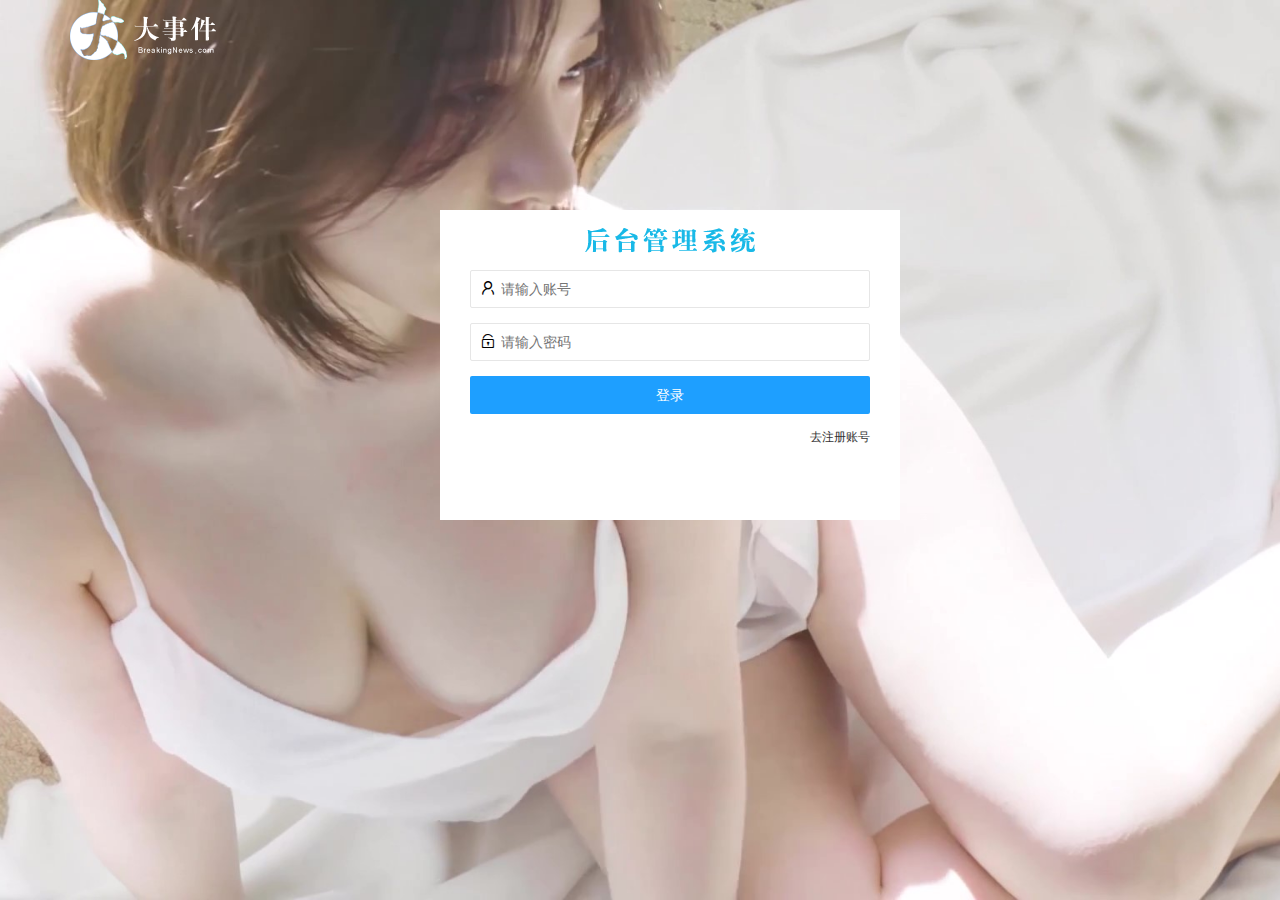
<file: login.html>
<!DOCTYPE html>
<html lang="en">

<head>
    <meta charset="UTF-8">
    <meta name="viewport" content="width=device-width, initial-scale=1.0">
    <title>登录</title>
    <link rel="stylesheet" href="/assets/lib/layui/css/layui.css">
    <link rel="stylesheet" href="/assets/css/login.css">

</head>

<body>
    <div class="layui-main">
        <!-- 页面log -->
        <div>
            <img src="/assets/images/logo.png" alt="">
        </div>
        <!-- 登录框 -->
        <div class="box">
            <div class="img"></div>
            <form class="layui-form" id="form-deng">
                <!-- 账号 -->
                <div class="layui-form-item aa">
                    <i class="layui-icon layui-icon-username zi"></i>
                    <input type="text" name="username" required lay-verify="required" placeholder="请输入账号"
                        autocomplete="off" class="layui-input ba" id="user_name">
                </div>
                <!-- 密码 -->
                <div class="layui-form-item aa">
                    <i class="layui-icon layui-icon-password zi"></i>
                    <input type="password" name="password" required lay-verify="required|pws" placeholder="请输入密码"
                        autocomplete="off" class="layui-input ba">
                </div>
                <!-- 登录 -->
                <div class="layui-form-item">
                    <button class="layui-btn  layui-btn-fluid layui-btn-normal " lay-submit>登录</button>
                </div>
                <!-- 注册账号 -->
                <div class="layui-form-item add">
                    <a href="javascript:;" id="link_reg">去注册账号</a>
                </div>
            </form>
        </div>
        <!-- 注册的表单 -->
        <div class="box-zhu box">
            <div class="img"></div>
            <form class="layui-form" id="form-zhu">
                <!-- 账号 -->
                <div class="layui-form-item aa">
                    <i class="layui-icon layui-icon-username zi"></i>
                    <input type="text" name="username" required lay-verify="required" placeholder="请输入账号"
                        autocomplete="off" class="layui-input ba">
                </div>
                <!-- 密码 -->
                <div class="layui-form-item aa">
                    <i class="layui-icon layui-icon-password zi"></i>
                    <input type="password" name="password" required lay-verify="required|pws" placeholder="请输入密码"
                        autocomplete="off" class="layui-input ba" id="pa">
                </div>
                <!-- 再次确认密码 -->
                <div class="layui-form-item aa">
                    <i class="layui-icon layui-icon-password zi"></i>
                    <input type="password" required lay-verify="required|pws|refals" placeholder="请再次输入密码"
                        autocomplete="off" class="layui-input ba">
                </div>
                <!--注册按钮 -->
                <div class="layui-form-item">
                    <button class="layui-btn  layui-btn-fluid layui-btn-normal " lay-submit>注册</button>
                </div>
                <!-- 注册账号 -->
                <div class="layui-form-item add">
                    <a href="javascript:;" id="link_age">去登录</a>
                </div>
            </form>
        </div>
    </div>
    <script src="/assets/lib/layui/layui.all.js"></script>
    <script src="/assets/lib/jquery.js"></script>
    <script src="/assets/js/baseAPI.js"></script>
    <script src="/assets/js/login.js"></script>

</body>

</html>
</file>
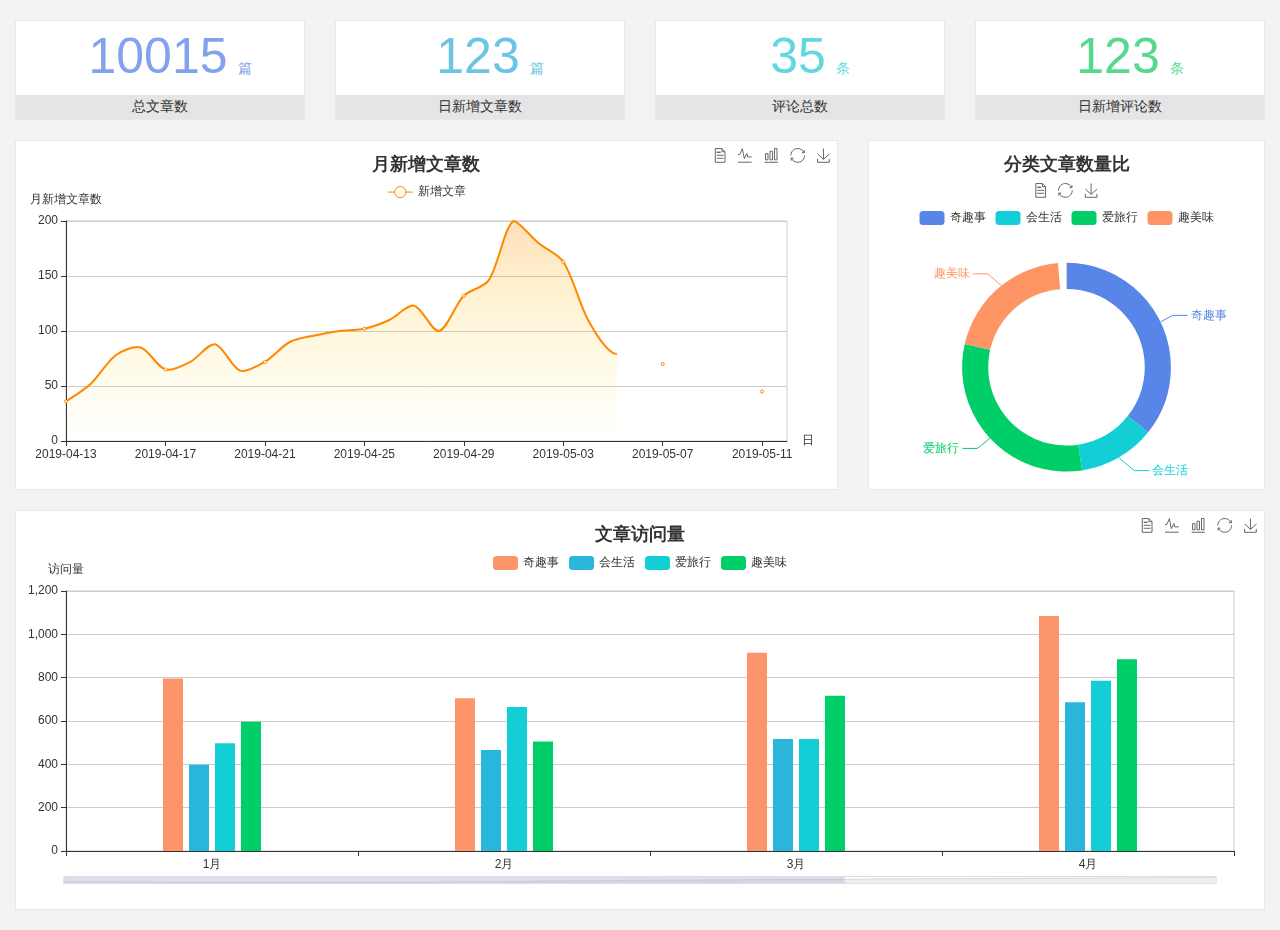
<file: home/dashboard.html>
<!DOCTYPE html>
<html lang="en">

<head>
  <meta charset="UTF-8">
  <meta name="viewport" content="width=device-width, initial-scale=1.0">
  <meta http-equiv="X-UA-Compatible" content="ie=edge">
  <title>图表统计</title>
  <link rel="stylesheet" href="../../assets/lib/bootstrap.css" />
  <link rel="stylesheet" href="../../assets/lib/main.css" />
  <script src="../../assets/lib/jquery.js"></script>
  <script type="text/javascript" src="../../assets/lib/echarts.min.js"></script>
</head>

<body>
  <div class="container-fluid">
    <div class="row spannel_list">
      <div class="col-sm-3 col-xs-6">
        <div class="spannel">
          <em>10015</em><span>篇</span>
          <b>总文章数</b>
        </div>
      </div>
      <div class="col-sm-3 col-xs-6">
        <div class="spannel scolor01">
          <em>123</em><span>篇</span>
          <b>日新增文章数</b>
        </div>
      </div>
      <div class="col-sm-3 col-xs-6">
        <div class="spannel scolor02">
          <em>35</em><span>条</span>
          <b>评论总数</b>
        </div>
      </div>
      <div class="col-sm-3 col-xs-6">
        <div class="spannel scolor03">
          <em>123</em><span>条</span>
          <b>日新增评论数</b>
        </div>
      </div>
    </div>
  </div>

  <div class="container-fluid">
    <div class="row curve-pie">
      <div class="col-lg-8 col-md-8">
        <div class="gragh_pannel" id="curve_show"></div>
      </div>
      <div class="col-lg-4 col-md-4">
        <div class="gragh_pannel" id="pie_show"></div>
      </div>
    </div>
  </div>

  <div class="container-fluid">
    <div class="column_pannel" id="column_show"></div>
  </div>

  <script>
    var oChart = echarts.init(document.getElementById('curve_show'));
    var aList_all = [
      { 'count': 36, 'date': '2019-04-13' },
      { 'count': 52, 'date': '2019-04-14' },
      { 'count': 78, 'date': '2019-04-15' },
      { 'count': 85, 'date': '2019-04-16' },
      { 'count': 65, 'date': '2019-04-17' },
      { 'count': 72, 'date': '2019-04-18' },
      { 'count': 88, 'date': '2019-04-19' },
      { 'count': 64, 'date': '2019-04-20' },
      { 'count': 72, 'date': '2019-04-21' },
      { 'count': 90, 'date': '2019-04-22' },
      { 'count': 96, 'date': '2019-04-23' },
      { 'count': 100, 'date': '2019-04-24' },
      { 'count': 102, 'date': '2019-04-25' },
      { 'count': 110, 'date': '2019-04-26' },
      { 'count': 123, 'date': '2019-04-27' },
      { 'count': 100, 'date': '2019-04-28' },
      { 'count': 132, 'date': '2019-04-29' },
      { 'count': 146, 'date': '2019-04-30' },
      { 'count': 200, 'date': '2019-05-01' },
      { 'count': 180, 'date': '2019-05-02' },
      { 'count': 163, 'date': '2019-05-03' },
      { 'count': 110, 'date': '2019-05-04' },
      { 'count': 80, 'date': '2019-05-05' },
      { 'count': 82, 'date': '2019-05-06' },
      { 'count': 70, 'date': '2019-05-07' },
      { 'count': 65, 'date': '2019-05-08' },
      { 'count': 54, 'date': '2019-05-09' },
      { 'count': 40, 'date': '2019-05-10' },
      { 'count': 45, 'date': '2019-05-11' },
      { 'count': 38, 'date': '2019-05-12' },
    ];

    let aCount = [];
    let aDate = [];

    for (var i = 0; i < aList_all.length; i++) {
      aCount.push(aList_all[i].count);
      aDate.push(aList_all[i].date);
    }

    var chartopt = {
      title: {
        text: '月新增文章数',
        left: 'center',
        top: '10'
      },
      tooltip: {
        trigger: 'axis'
      },
      legend: {
        data: ['新增文章'],
        top: '40'
      },
      toolbox: {
        show: true,
        feature: {
          mark: { show: true },
          dataView: { show: true, readOnly: false },
          magicType: { show: true, type: ['line', 'bar'] },
          restore: { show: true },
          saveAsImage: { show: true }
        }
      },
      calculable: true,
      xAxis: [
        {
          name: '日',
          type: 'category',
          boundaryGap: false,
          data: aDate
        }
      ],
      yAxis: [
        {
          name: '月新增文章数',
          type: 'value'
        }
      ],
      series: [
        {
          name: '新增文章',
          type: 'line',
          smooth: true,
          itemStyle: { normal: { areaStyle: { type: 'default' }, color: '#f80' }, lineStyle: { color: '#f80' } },
          data: aCount
        }],
      areaStyle: {
        normal: {
          color: new echarts.graphic.LinearGradient(0, 0, 0, 1, [{
            offset: 0,
            color: 'rgba(255,136,0,0.39)'
          }, {
            offset: .34,
            color: 'rgba(255,180,0,0.25)'
          }, {
            offset: 1,
            color: 'rgba(255,222,0,0.00)'
          }])

        }
      },
      grid: {
        show: true,
        x: 50,
        x2: 50,
        y: 80,
        height: 220
      }
    };

    oChart.setOption(chartopt);


    var oPie = echarts.init(document.getElementById('pie_show'));
    var oPieopt =
    {
      title: {
        top: 10,
        text: '分类文章数量比',
        x: 'center'
      },
      tooltip: {
        trigger: 'item',
        formatter: "{a} <br/>{b} : {c} ({d}%)"
      },
      color: ['#5885e8', '#13cfd5', '#00ce68', '#ff9565'],
      legend: {
        x: 'center',
        top: 65,
        data: ['奇趣事', '会生活', '爱旅行', '趣美味']
      },
      toolbox: {
        show: true,
        x: 'center',
        top: 35,
        feature: {
          mark: { show: true },
          dataView: { show: true, readOnly: false },
          magicType: {
            show: true,
            type: ['pie', 'funnel'],
            option: {
              funnel: {
                x: '25%',
                width: '50%',
                funnelAlign: 'left',
                max: 1548
              }
            }
          },
          restore: { show: true },
          saveAsImage: { show: true }
        }
      },
      calculable: true,
      series: [
        {
          name: '访问来源',
          type: 'pie',
          radius: ['45%', '60%'],
          center: ['50%', '65%'],
          data: [
            { value: 300, name: '奇趣事' },
            { value: 100, name: '会生活' },
            { value: 260, name: '爱旅行' },
            { value: 180, name: '趣美味' }
          ]
        }
      ]
    };
    oPie.setOption(oPieopt);



    var oColumn = this.echarts.init(document.getElementById('column_show'));
    var oColumnopt =
    {
      title: {
        text: '文章访问量',
        left: 'center',
        top: '10'
      },
      tooltip: {
        trigger: 'axis'
      },
      legend: {
        data: ['奇趣事', '会生活', '爱旅行', '趣美味'],
        top: '40'
      },
      toolbox: {
        show: true,
        feature: {
          mark: { show: true },
          dataView: { show: true, readOnly: false },
          magicType: { show: true, type: ['line', 'bar'] },
          restore: { show: true },
          saveAsImage: { show: true }
        }
      },
      calculable: true,
      xAxis: [
        {
          type: 'category',
          data: ['1月', '2月', '3月', '4月', '5月']
        }
      ],
      yAxis: [
        {
          name: '访问量',
          type: 'value'
        }
      ],
      series: [
        {
          name: '奇趣事',
          type: 'bar',
          barWidth: 20,
          itemStyle: {
            normal: { areaStyle: { type: 'default' }, color: '#fd956a' }
          },
          data: [800, 708, 920, 1090, 1200]
        },
        {
          name: '会生活',
          type: 'bar',
          barWidth: 20,
          itemStyle: {
            normal: { areaStyle: { type: 'default' }, color: '#2bb6db' }
          },
          data: [400, 468, 520, 690, 800]
        },
        {
          name: '爱旅行',
          type: 'bar',
          barWidth: 20,
          itemStyle: {
            normal: { areaStyle: { type: 'default' }, color: '#13cfd5' }
          },
          data: [500, 668, 520, 790, 900]
        },
        {
          name: '趣美味',
          type: 'bar',
          barWidth: 20,
          itemStyle: {
            normal: { areaStyle: { type: 'default' }, color: '#00ce68' }
          },
          data: [600, 508, 720, 890, 1000]
        }
      ],
      grid: {
        show: true,
        x: 50,
        x2: 30,
        y: 80,
        height: 260
      },
      dataZoom: [//给x轴设置滚动条
        {
          start: 0,//默认为0
          end: 100 - 1000 / 31,//默认为100
          type: 'slider',
          show: true,
          xAxisIndex: [0],
          handleSize: 0,//滑动条的 左右2个滑动条的大小
          height: 8,//组件高度
          left: 45, //左边的距离
          right: 50,//右边的距离
          bottom: 26,//右边的距离
          handleColor: '#ddd',//h滑动图标的颜色
          handleStyle: {
            borderColor: "#cacaca",
            borderWidth: "1",
            shadowBlur: 2,
            background: "#ddd",
            shadowColor: "#ddd",
          }
        }]
    };
    oColumn.setOption(oColumnopt);
  </script>
</body>

</html>
</file>
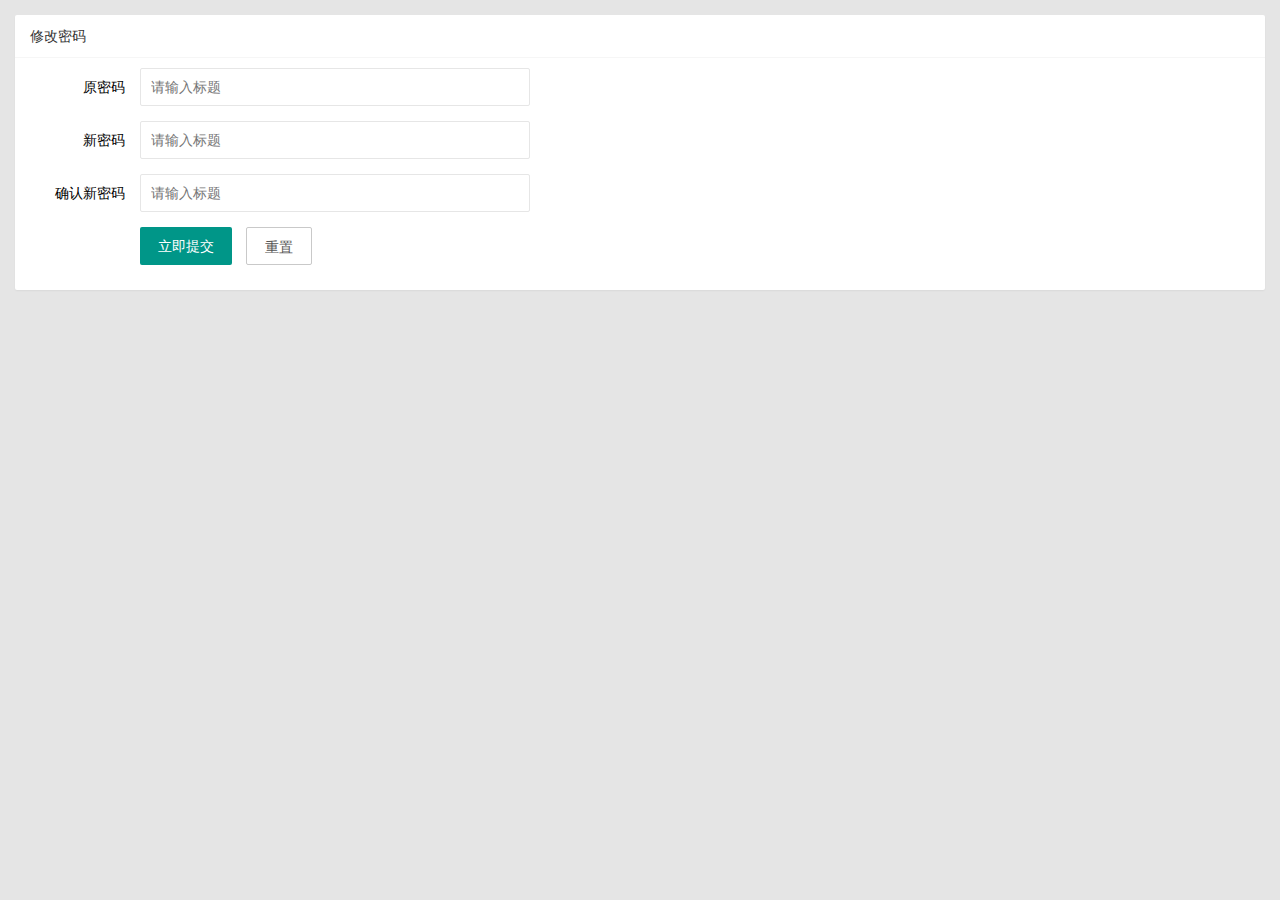
<file: uname/mima.html>
<!DOCTYPE html>
<html lang="en">

<head>
    <meta charset="UTF-8">
    <meta name="viewport" content="width=device-width, initial-scale=1.0">
    <title>Document</title>
    <link rel="stylesheet" href="/assets/lib/layui/css/layui.css">
    <link rel="stylesheet" href="/assets/css/uname/uname.css">
</head>

<body>
    <div class="layui-card">
        <div class="layui-card-header">修改密码</div>
        <div class="layui-card-body">
            <form class="layui-form">
                <div class="layui-form-item">
                    <label class="layui-form-label">原密码</label>
                    <div class="layui-input-block">
                        <input type="password" name="oldPwd" required lay-verify="required|pwd" placeholder="请输入标题"
                            autocomplete="off" class="layui-input">
                    </div>
                </div>
                <div class="layui-form-item">
                    <label class="layui-form-label">新密码</label>
                    <div class="layui-input-block">
                        <input type="password" name="newPwd" required lay-verify="required|pwd|yuan" placeholder="请输入标题"
                            autocomplete="off" class="layui-input">
                    </div>
                </div>
                <div class="layui-form-item">
                    <label class="layui-form-label">确认新密码</label>
                    <div class="layui-input-block">
                        <input type="password" required lay-verify="required|pwd|tong" placeholder="请输入标题"
                            autocomplete="off" class="layui-input">
                    </div>
                </div>
                <div class="layui-form-item">
                    <div class="layui-input-block">
                        <button class="layui-btn" lay-submit lay-filter="formDemo">立即提交</button>
                        <button type="reset" class="layui-btn layui-btn-primary">重置</button>
                    </div>
                </div>
            </form>
        </div>
    </div>
    <script src="/assets/lib/layui/layui.all.js"></script>
    <script src="/assets/lib/jquery.js"></script>
    <script src="/assets/js/baseAPI.js"></script>
    <script src="/assets/js/uname/mima.js"></script>
</body>

</html>
</file>
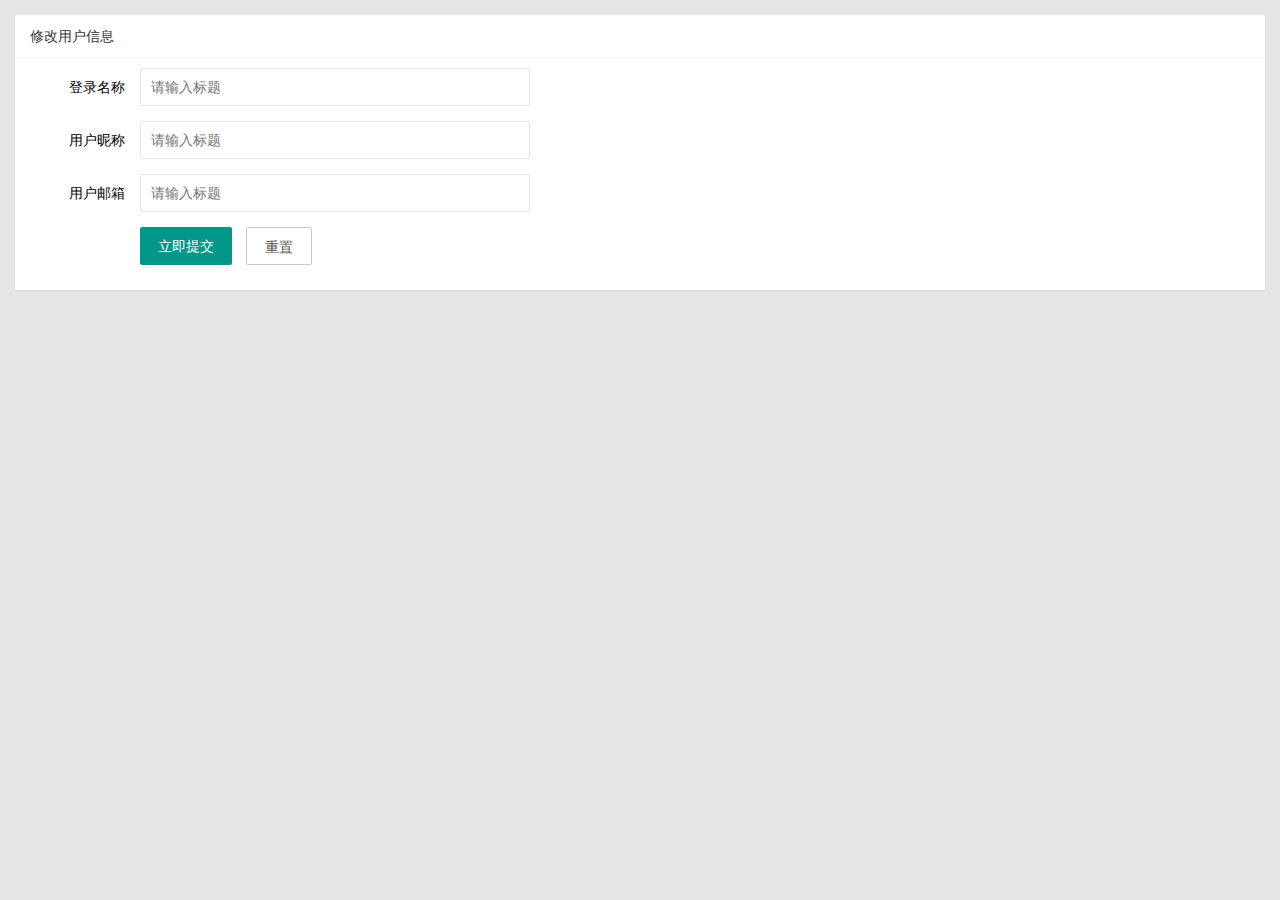
<file: uname/ziliao.html>
<!DOCTYPE html>
<html lang="en">

<head>
    <meta charset="UTF-8">
    <meta name="viewport" content="width=device-width, initial-scale=1.0">
    <title>Document</title>
    <link rel="stylesheet" href="/assets/lib/layui/css/layui.css">
    <link rel="stylesheet" href="/assets/css/uname/uname.css">
</head>

<body>
    <div class="layui-card">
        <div class="layui-card-header">修改用户信息</div>
        <div class="layui-card-body">
            <form class="layui-form" lay-filter='formUserInfo'>
                <input type="hidden" name="id" value="" />
                <div class="layui-form-item">
                    <label class="layui-form-label">登录名称</label>
                    <div class="layui-input-block">
                        <input type="text" name="username" required lay-verify="required" placeholder="请输入标题"
                            autocomplete="off" class="layui-input">
                    </div>
                </div>
                <div class="layui-form-item">
                    <label class="layui-form-label">用户昵称</label>
                    <div class="layui-input-block">
                        <input type="text" name="nickname" required lay-verify="required|nickname" placeholder="请输入标题"
                            autocomplete="off" class="layui-input">
                    </div>
                </div>
                <div class="layui-form-item">
                    <label class="layui-form-label">用户邮箱</label>
                    <div class="layui-input-block">
                        <input type="text" name="email" required lay-verify="required|email" placeholder="请输入标题"
                            autocomplete="off" class="layui-input">
                    </div>
                </div>
                <div class="layui-form-item">
                    <div class="layui-input-block">
                        <button class="layui-btn " lay-submit lay-filter="formDemo">立即提交</button>
                        <button type="reset" class="layui-btn layui-btn-primary" id="btnReset">重置</button>
                    </div>
                </div>
            </form>
        </div>
    </div>
    <script src="/assets/lib/layui/layui.all.js"></script>
    <script src="/assets/lib/jquery.js"></script>
    <script src="/assets/js/baseAPI.js"></script>
    <script src="/assets/js/uname/ziliao.js"></script>

</body>

</html>
</file>
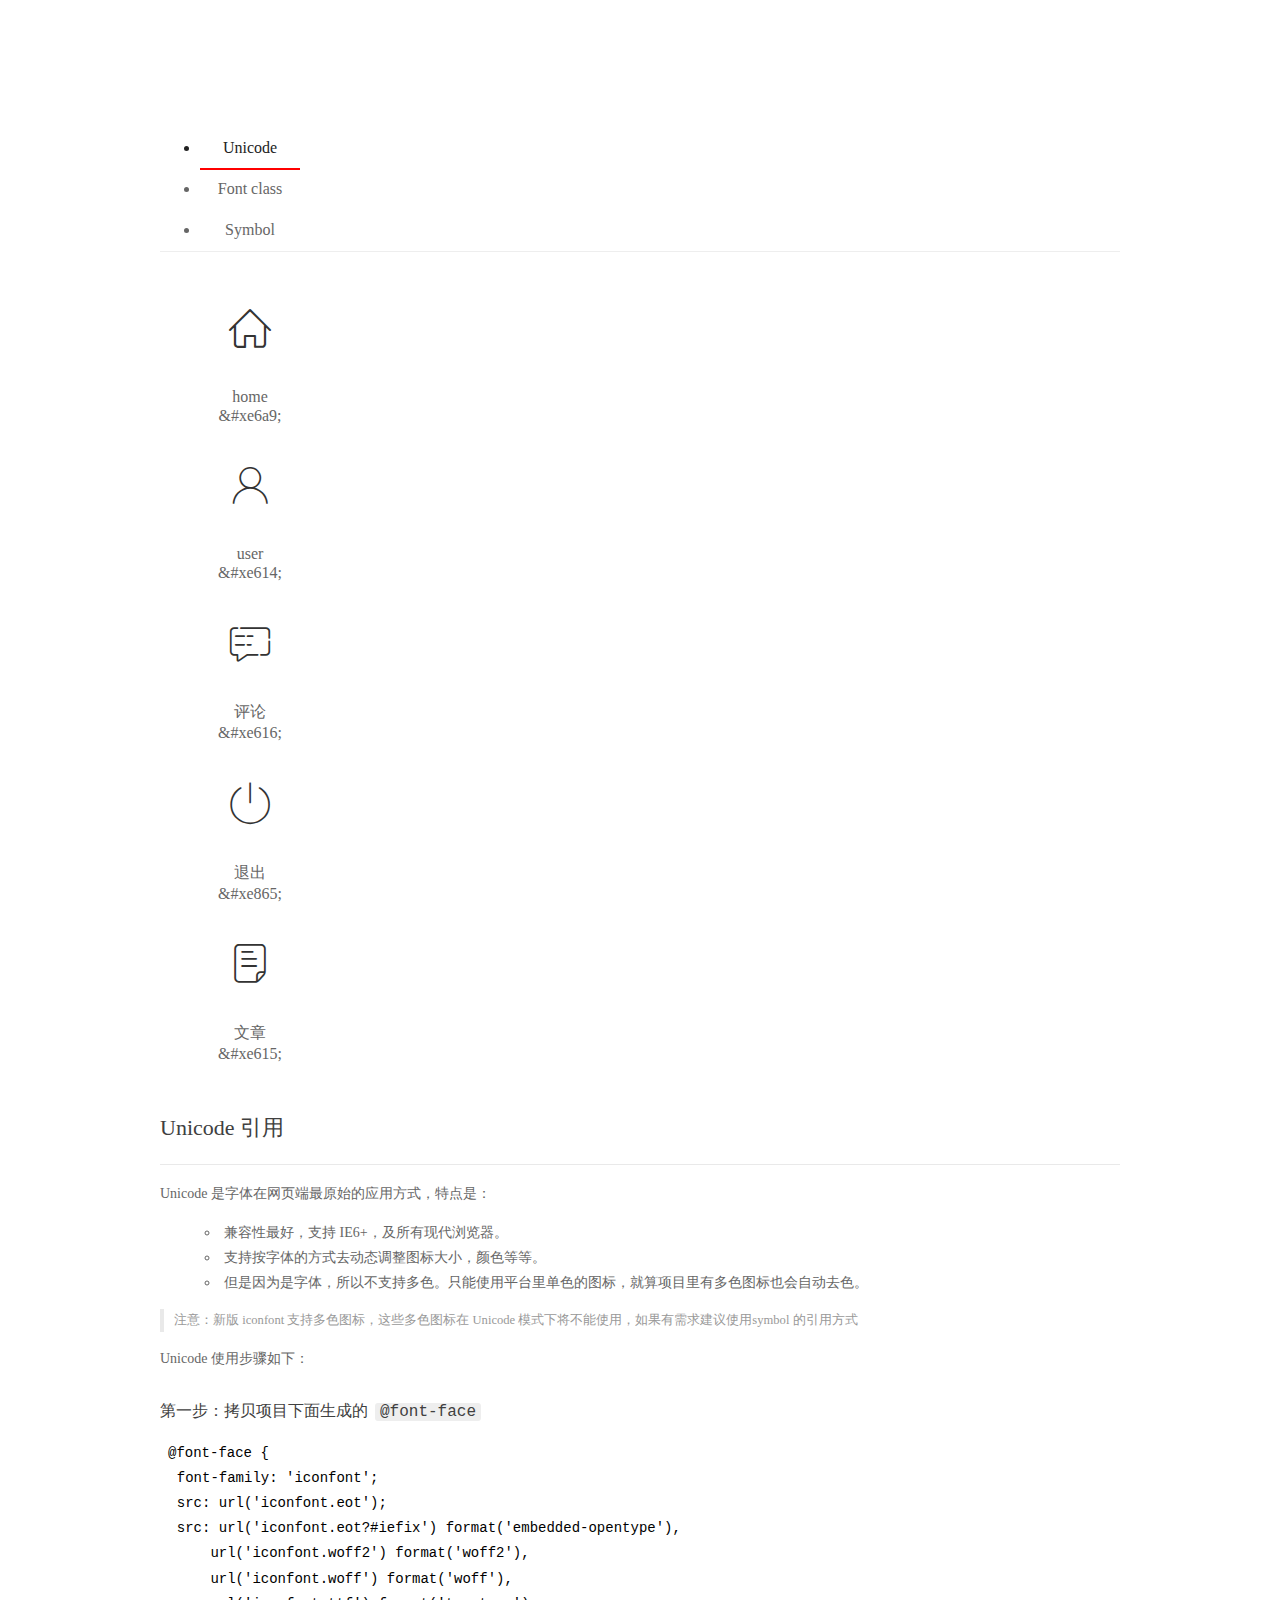
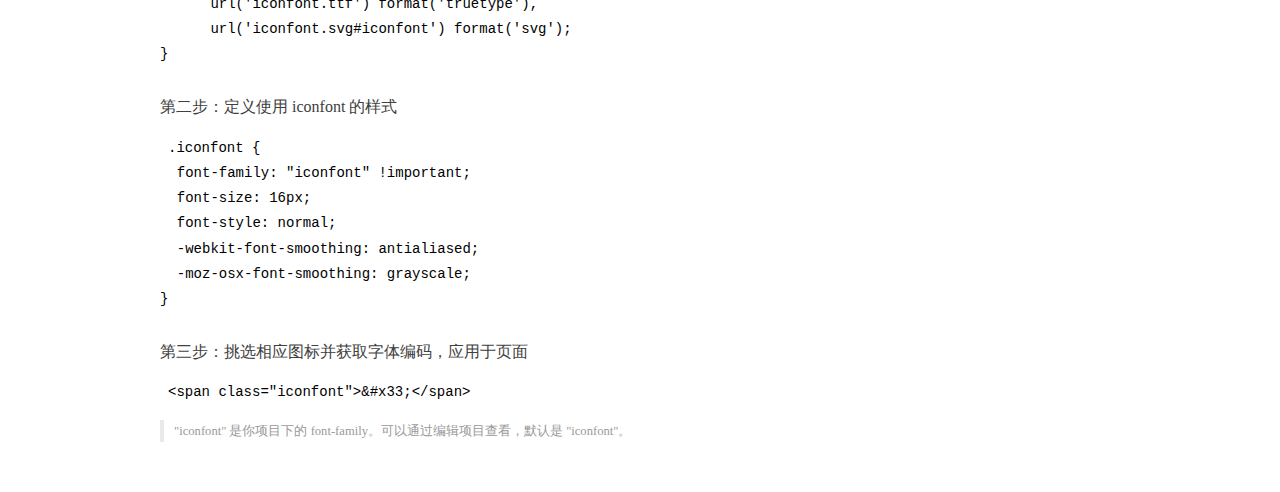
<file: assets/fonts/demo_index.html>
<!DOCTYPE html>
<html>
<head>
  <meta charset="utf-8"/>
  <title>IconFont Demo</title>
  <link rel="shortcut icon" href="https://gtms04.alicdn.com/tps/i4/TB1_oz6GVXXXXaFXpXXJDFnIXXX-64-64.ico" type="image/x-icon"/>
  <link rel="stylesheet" href="https://g.alicdn.com/thx/cube/1.3.2/cube.min.css">
  <link rel="stylesheet" href="demo.css">
  <link rel="stylesheet" href="iconfont.css">
  <script src="iconfont.js"></script>
  <!-- jQuery -->
  <script src="https://a1.alicdn.com/oss/uploads/2018/12/26/7bfddb60-08e8-11e9-9b04-53e73bb6408b.js"></script>
  <!-- 代码高亮 -->
  <script src="https://a1.alicdn.com/oss/uploads/2018/12/26/a3f714d0-08e6-11e9-8a15-ebf944d7534c.js"></script>
</head>
<body>
  <div class="main">
    <h1 class="logo"><a href="https://www.iconfont.cn/" title="iconfont 首页" target="_blank">&#xe86b;</a></h1>
    <div class="nav-tabs">
      <ul id="tabs" class="dib-box">
        <li class="dib active"><span>Unicode</span></li>
        <li class="dib"><span>Font class</span></li>
        <li class="dib"><span>Symbol</span></li>
      </ul>
      
    </div>
    <div class="tab-container">
      <div class="content unicode" style="display: block;">
          <ul class="icon_lists dib-box">
          
            <li class="dib">
              <span class="icon iconfont">&#xe6a9;</span>
                <div class="name">home</div>
                <div class="code-name">&amp;#xe6a9;</div>
              </li>
          
            <li class="dib">
              <span class="icon iconfont">&#xe614;</span>
                <div class="name">user</div>
                <div class="code-name">&amp;#xe614;</div>
              </li>
          
            <li class="dib">
              <span class="icon iconfont">&#xe616;</span>
                <div class="name">评论</div>
                <div class="code-name">&amp;#xe616;</div>
              </li>
          
            <li class="dib">
              <span class="icon iconfont">&#xe865;</span>
                <div class="name">退出</div>
                <div class="code-name">&amp;#xe865;</div>
              </li>
          
            <li class="dib">
              <span class="icon iconfont">&#xe615;</span>
                <div class="name">文章</div>
                <div class="code-name">&amp;#xe615;</div>
              </li>
          
          </ul>
          <div class="article markdown">
          <h2 id="unicode-">Unicode 引用</h2>
          <hr>

          <p>Unicode 是字体在网页端最原始的应用方式，特点是：</p>
          <ul>
            <li>兼容性最好，支持 IE6+，及所有现代浏览器。</li>
            <li>支持按字体的方式去动态调整图标大小，颜色等等。</li>
            <li>但是因为是字体，所以不支持多色。只能使用平台里单色的图标，就算项目里有多色图标也会自动去色。</li>
          </ul>
          <blockquote>
            <p>注意：新版 iconfont 支持多色图标，这些多色图标在 Unicode 模式下将不能使用，如果有需求建议使用symbol 的引用方式</p>
          </blockquote>
          <p>Unicode 使用步骤如下：</p>
          <h3 id="-font-face">第一步：拷贝项目下面生成的 <code>@font-face</code></h3>
<pre><code class="language-css"
>@font-face {
  font-family: 'iconfont';
  src: url('iconfont.eot');
  src: url('iconfont.eot?#iefix') format('embedded-opentype'),
      url('iconfont.woff2') format('woff2'),
      url('iconfont.woff') format('woff'),
      url('iconfont.ttf') format('truetype'),
      url('iconfont.svg#iconfont') format('svg');
}
</code></pre>
          <h3 id="-iconfont-">第二步：定义使用 iconfont 的样式</h3>
<pre><code class="language-css"
>.iconfont {
  font-family: "iconfont" !important;
  font-size: 16px;
  font-style: normal;
  -webkit-font-smoothing: antialiased;
  -moz-osx-font-smoothing: grayscale;
}
</code></pre>
          <h3 id="-">第三步：挑选相应图标并获取字体编码，应用于页面</h3>
<pre>
<code class="language-html"
>&lt;span class="iconfont"&gt;&amp;#x33;&lt;/span&gt;
</code></pre>
          <blockquote>
            <p>"iconfont" 是你项目下的 font-family。可以通过编辑项目查看，默认是 "iconfont"。</p>
          </blockquote>
          </div>
      </div>
      <div class="content font-class">
        <ul class="icon_lists dib-box">
          
          <li class="dib">
            <span class="icon iconfont icon-home"></span>
            <div class="name">
              home
            </div>
            <div class="code-name">.icon-home
            </div>
          </li>
          
          <li class="dib">
            <span class="icon iconfont icon-user"></span>
            <div class="name">
              user
            </div>
            <div class="code-name">.icon-user
            </div>
          </li>
          
          <li class="dib">
            <span class="icon iconfont icon-pinglun"></span>
            <div class="name">
              评论
            </div>
            <div class="code-name">.icon-pinglun
            </div>
          </li>
          
          <li class="dib">
            <span class="icon iconfont icon-tuichu"></span>
            <div class="name">
              退出
            </div>
            <div class="code-name">.icon-tuichu
            </div>
          </li>
          
          <li class="dib">
            <span class="icon iconfont icon-16"></span>
            <div class="name">
              文章
            </div>
            <div class="code-name">.icon-16
            </div>
          </li>
          
        </ul>
        <div class="article markdown">
        <h2 id="font-class-">font-class 引用</h2>
        <hr>

        <p>font-class 是 Unicode 使用方式的一种变种，主要是解决 Unicode 书写不直观，语意不明确的问题。</p>
        <p>与 Unicode 使用方式相比，具有如下特点：</p>
        <ul>
          <li>兼容性良好，支持 IE8+，及所有现代浏览器。</li>
          <li>相比于 Unicode 语意明确，书写更直观。可以很容易分辨这个 icon 是什么。</li>
          <li>因为使用 class 来定义图标，所以当要替换图标时，只需要修改 class 里面的 Unicode 引用。</li>
          <li>不过因为本质上还是使用的字体，所以多色图标还是不支持的。</li>
        </ul>
        <p>使用步骤如下：</p>
        <h3 id="-fontclass-">第一步：引入项目下面生成的 fontclass 代码：</h3>
<pre><code class="language-html">&lt;link rel="stylesheet" href="./iconfont.css"&gt;
</code></pre>
        <h3 id="-">第二步：挑选相应图标并获取类名，应用于页面：</h3>
<pre><code class="language-html">&lt;span class="iconfont icon-xxx"&gt;&lt;/span&gt;
</code></pre>
        <blockquote>
          <p>"
            iconfont" 是你项目下的 font-family。可以通过编辑项目查看，默认是 "iconfont"。</p>
        </blockquote>
      </div>
      </div>
      <div class="content symbol">
          <ul class="icon_lists dib-box">
          
            <li class="dib">
                <svg class="icon svg-icon" aria-hidden="true">
                  <use xlink:href="#icon-home"></use>
                </svg>
                <div class="name">home</div>
                <div class="code-name">#icon-home</div>
            </li>
          
            <li class="dib">
                <svg class="icon svg-icon" aria-hidden="true">
                  <use xlink:href="#icon-user"></use>
                </svg>
                <div class="name">user</div>
                <div class="code-name">#icon-user</div>
            </li>
          
            <li class="dib">
                <svg class="icon svg-icon" aria-hidden="true">
                  <use xlink:href="#icon-pinglun"></use>
                </svg>
                <div class="name">评论</div>
                <div class="code-name">#icon-pinglun</div>
            </li>
          
            <li class="dib">
                <svg class="icon svg-icon" aria-hidden="true">
                  <use xlink:href="#icon-tuichu"></use>
                </svg>
                <div class="name">退出</div>
                <div class="code-name">#icon-tuichu</div>
            </li>
          
            <li class="dib">
                <svg class="icon svg-icon" aria-hidden="true">
                  <use xlink:href="#icon-16"></use>
                </svg>
                <div class="name">文章</div>
                <div class="code-name">#icon-16</div>
            </li>
          
          </ul>
          <div class="article markdown">
          <h2 id="symbol-">Symbol 引用</h2>
          <hr>

          <p>这是一种全新的使用方式，应该说这才是未来的主流，也是平台目前推荐的用法。相关介绍可以参考这篇<a href="">文章</a>
            这种用法其实是做了一个 SVG 的集合，与另外两种相比具有如下特点：</p>
          <ul>
            <li>支持多色图标了，不再受单色限制。</li>
            <li>通过一些技巧，支持像字体那样，通过 <code>font-size</code>, <code>color</code> 来调整样式。</li>
            <li>兼容性较差，支持 IE9+，及现代浏览器。</li>
            <li>浏览器渲染 SVG 的性能一般，还不如 png。</li>
          </ul>
          <p>使用步骤如下：</p>
          <h3 id="-symbol-">第一步：引入项目下面生成的 symbol 代码：</h3>
<pre><code class="language-html">&lt;script src="./iconfont.js"&gt;&lt;/script&gt;
</code></pre>
          <h3 id="-css-">第二步：加入通用 CSS 代码（引入一次就行）：</h3>
<pre><code class="language-html">&lt;style&gt;
.icon {
  width: 1em;
  height: 1em;
  vertical-align: -0.15em;
  fill: currentColor;
  overflow: hidden;
}
&lt;/style&gt;
</code></pre>
          <h3 id="-">第三步：挑选相应图标并获取类名，应用于页面：</h3>
<pre><code class="language-html">&lt;svg class="icon" aria-hidden="true"&gt;
  &lt;use xlink:href="#icon-xxx"&gt;&lt;/use&gt;
&lt;/svg&gt;
</code></pre>
          </div>
      </div>

    </div>
  </div>
  <script>
  $(document).ready(function () {
      $('.tab-container .content:first').show()

      $('#tabs li').click(function (e) {
        var tabContent = $('.tab-container .content')
        var index = $(this).index()

        if ($(this).hasClass('active')) {
          return
        } else {
          $('#tabs li').removeClass('active')
          $(this).addClass('active')

          tabContent.hide().eq(index).fadeIn()
        }
      })
    })
  </script>
</body>
</html>
</file>
<file: assets/lib/layui/css/layui.css>
/** layui-v2.5.5 MIT License By https://www.layui.com */
 .layui-inline,img{display:inline-block;vertical-align:middle}h1,h2,h3,h4,h5,h6{font-weight:400}.layui-edge,.layui-header,.layui-inline,.layui-main{position:relative}.layui-body,.layui-edge,.layui-elip{overflow:hidden}.layui-btn,.layui-edge,.layui-inline,img{vertical-align:middle}.layui-btn,.layui-disabled,.layui-icon,.layui-unselect{-moz-user-select:none;-webkit-user-select:none;-ms-user-select:none}.layui-elip,.layui-form-checkbox span,.layui-form-pane .layui-form-label{text-overflow:ellipsis;white-space:nowrap}.layui-breadcrumb,.layui-tree-btnGroup{visibility:hidden}blockquote,body,button,dd,div,dl,dt,form,h1,h2,h3,h4,h5,h6,input,li,ol,p,pre,td,textarea,th,ul{margin:0;padding:0;-webkit-tap-highlight-color:rgba(0,0,0,0)}a:active,a:hover{outline:0}img{border:none}li{list-style:none}table{border-collapse:collapse;border-spacing:0}h4,h5,h6{font-size:100%}button,input,optgroup,option,select,textarea{font-family:inherit;font-size:inherit;font-style:inherit;font-weight:inherit;outline:0}pre{white-space:pre-wrap;white-space:-moz-pre-wrap;white-space:-pre-wrap;white-space:-o-pre-wrap;word-wrap:break-word}body{line-height:24px;font:14px Helvetica Neue,Helvetica,PingFang SC,Tahoma,Arial,sans-serif}hr{height:1px;margin:10px 0;border:0;clear:both}a{color:#333;text-decoration:none}a:hover{color:#777}a cite{font-style:normal;*cursor:pointer}.layui-border-box,.layui-border-box *{box-sizing:border-box}.layui-box,.layui-box *{box-sizing:content-box}.layui-clear{clear:both;*zoom:1}.layui-clear:after{content:'\20';clear:both;*zoom:1;display:block;height:0}.layui-inline{*display:inline;*zoom:1}.layui-edge{display:inline-block;width:0;height:0;border-width:6px;border-style:dashed;border-color:transparent}.layui-edge-top{top:-4px;border-bottom-color:#999;border-bottom-style:solid}.layui-edge-right{border-left-color:#999;border-left-style:solid}.layui-edge-bottom{top:2px;border-top-color:#999;border-top-style:solid}.layui-edge-left{border-right-color:#999;border-right-style:solid}.layui-disabled,.layui-disabled:hover{color:#d2d2d2!important;cursor:not-allowed!important}.layui-circle{border-radius:100%}.layui-show{display:block!important}.layui-hide{display:none!important}@font-face{font-family:layui-icon;src:url(../font/iconfont.eot?v=250);src:url(../font/iconfont.eot?v=250#iefix) format('embedded-opentype'),url(../font/iconfont.woff2?v=250) format('woff2'),url(../font/iconfont.woff?v=250) format('woff'),url(../font/iconfont.ttf?v=250) format('truetype'),url(../font/iconfont.svg?v=250#layui-icon) format('svg')}.layui-icon{font-family:layui-icon!important;font-size:16px;font-style:normal;-webkit-font-smoothing:antialiased;-moz-osx-font-smoothing:grayscale}.layui-icon-reply-fill:before{content:"\e611"}.layui-icon-set-fill:before{content:"\e614"}.layui-icon-menu-fill:before{content:"\e60f"}.layui-icon-search:before{content:"\e615"}.layui-icon-share:before{content:"\e641"}.layui-icon-set-sm:before{content:"\e620"}.layui-icon-engine:before{content:"\e628"}.layui-icon-close:before{content:"\1006"}.layui-icon-close-fill:before{content:"\1007"}.layui-icon-chart-screen:before{content:"\e629"}.layui-icon-star:before{content:"\e600"}.layui-icon-circle-dot:before{content:"\e617"}.layui-icon-chat:before{content:"\e606"}.layui-icon-release:before{content:"\e609"}.layui-icon-list:before{content:"\e60a"}.layui-icon-chart:before{content:"\e62c"}.layui-icon-ok-circle:before{content:"\1005"}.layui-icon-layim-theme:before{content:"\e61b"}.layui-icon-table:before{content:"\e62d"}.layui-icon-right:before{content:"\e602"}.layui-icon-left:before{content:"\e603"}.layui-icon-cart-simple:before{content:"\e698"}.layui-icon-face-cry:before{content:"\e69c"}.layui-icon-face-smile:before{content:"\e6af"}.layui-icon-survey:before{content:"\e6b2"}.layui-icon-tree:before{content:"\e62e"}.layui-icon-upload-circle:before{content:"\e62f"}.layui-icon-add-circle:before{content:"\e61f"}.layui-icon-download-circle:before{content:"\e601"}.layui-icon-templeate-1:before{content:"\e630"}.layui-icon-util:before{content:"\e631"}.layui-icon-face-surprised:before{content:"\e664"}.layui-icon-edit:before{content:"\e642"}.layui-icon-speaker:before{content:"\e645"}.layui-icon-down:before{content:"\e61a"}.layui-icon-file:before{content:"\e621"}.layui-icon-layouts:before{content:"\e632"}.layui-icon-rate-half:before{content:"\e6c9"}.layui-icon-add-circle-fine:before{content:"\e608"}.layui-icon-prev-circle:before{content:"\e633"}.layui-icon-read:before{content:"\e705"}.layui-icon-404:before{content:"\e61c"}.layui-icon-carousel:before{content:"\e634"}.layui-icon-help:before{content:"\e607"}.layui-icon-code-circle:before{content:"\e635"}.layui-icon-water:before{content:"\e636"}.layui-icon-username:before{content:"\e66f"}.layui-icon-find-fill:before{content:"\e670"}.layui-icon-about:before{content:"\e60b"}.layui-icon-location:before{content:"\e715"}.layui-icon-up:before{content:"\e619"}.layui-icon-pause:before{content:"\e651"}.layui-icon-date:before{content:"\e637"}.layui-icon-layim-uploadfile:before{content:"\e61d"}.layui-icon-delete:before{content:"\e640"}.layui-icon-play:before{content:"\e652"}.layui-icon-top:before{content:"\e604"}.layui-icon-friends:before{content:"\e612"}.layui-icon-refresh-3:before{content:"\e9aa"}.layui-icon-ok:before{content:"\e605"}.layui-icon-layer:before{content:"\e638"}.layui-icon-face-smile-fine:before{content:"\e60c"}.layui-icon-dollar:before{content:"\e659"}.layui-icon-group:before{content:"\e613"}.layui-icon-layim-download:before{content:"\e61e"}.layui-icon-picture-fine:before{content:"\e60d"}.layui-icon-link:before{content:"\e64c"}.layui-icon-diamond:before{content:"\e735"}.layui-icon-log:before{content:"\e60e"}.layui-icon-rate-solid:before{content:"\e67a"}.layui-icon-fonts-del:before{content:"\e64f"}.layui-icon-unlink:before{content:"\e64d"}.layui-icon-fonts-clear:before{content:"\e639"}.layui-icon-triangle-r:before{content:"\e623"}.layui-icon-circle:before{content:"\e63f"}.layui-icon-radio:before{content:"\e643"}.layui-icon-align-center:before{content:"\e647"}.layui-icon-align-right:before{content:"\e648"}.layui-icon-align-left:before{content:"\e649"}.layui-icon-loading-1:before{content:"\e63e"}.layui-icon-return:before{content:"\e65c"}.layui-icon-fonts-strong:before{content:"\e62b"}.layui-icon-upload:before{content:"\e67c"}.layui-icon-dialogue:before{content:"\e63a"}.layui-icon-video:before{content:"\e6ed"}.layui-icon-headset:before{content:"\e6fc"}.layui-icon-cellphone-fine:before{content:"\e63b"}.layui-icon-add-1:before{content:"\e654"}.layui-icon-face-smile-b:before{content:"\e650"}.layui-icon-fonts-html:before{content:"\e64b"}.layui-icon-form:before{content:"\e63c"}.layui-icon-cart:before{content:"\e657"}.layui-icon-camera-fill:before{content:"\e65d"}.layui-icon-tabs:before{content:"\e62a"}.layui-icon-fonts-code:before{content:"\e64e"}.layui-icon-fire:before{content:"\e756"}.layui-icon-set:before{content:"\e716"}.layui-icon-fonts-u:before{content:"\e646"}.layui-icon-triangle-d:before{content:"\e625"}.layui-icon-tips:before{content:"\e702"}.layui-icon-picture:before{content:"\e64a"}.layui-icon-more-vertical:before{content:"\e671"}.layui-icon-flag:before{content:"\e66c"}.layui-icon-loading:before{content:"\e63d"}.layui-icon-fonts-i:before{content:"\e644"}.layui-icon-refresh-1:before{content:"\e666"}.layui-icon-rmb:before{content:"\e65e"}.layui-icon-home:before{content:"\e68e"}.layui-icon-user:before{content:"\e770"}.layui-icon-notice:before{content:"\e667"}.layui-icon-login-weibo:before{content:"\e675"}.layui-icon-voice:before{content:"\e688"}.layui-icon-upload-drag:before{content:"\e681"}.layui-icon-login-qq:before{content:"\e676"}.layui-icon-snowflake:before{content:"\e6b1"}.layui-icon-file-b:before{content:"\e655"}.layui-icon-template:before{content:"\e663"}.layui-icon-auz:before{content:"\e672"}.layui-icon-console:before{content:"\e665"}.layui-icon-app:before{content:"\e653"}.layui-icon-prev:before{content:"\e65a"}.layui-icon-website:before{content:"\e7ae"}.layui-icon-next:before{content:"\e65b"}.layui-icon-component:before{content:"\e857"}.layui-icon-more:before{content:"\e65f"}.layui-icon-login-wechat:before{content:"\e677"}.layui-icon-shrink-right:before{content:"\e668"}.layui-icon-spread-left:before{content:"\e66b"}.layui-icon-camera:before{content:"\e660"}.layui-icon-note:before{content:"\e66e"}.layui-icon-refresh:before{content:"\e669"}.layui-icon-female:before{content:"\e661"}.layui-icon-male:before{content:"\e662"}.layui-icon-password:before{content:"\e673"}.layui-icon-senior:before{content:"\e674"}.layui-icon-theme:before{content:"\e66a"}.layui-icon-tread:before{content:"\e6c5"}.layui-icon-praise:before{content:"\e6c6"}.layui-icon-star-fill:before{content:"\e658"}.layui-icon-rate:before{content:"\e67b"}.layui-icon-template-1:before{content:"\e656"}.layui-icon-vercode:before{content:"\e679"}.layui-icon-cellphone:before{content:"\e678"}.layui-icon-screen-full:before{content:"\e622"}.layui-icon-screen-restore:before{content:"\e758"}.layui-icon-cols:before{content:"\e610"}.layui-icon-export:before{content:"\e67d"}.layui-icon-print:before{content:"\e66d"}.layui-icon-slider:before{content:"\e714"}.layui-icon-addition:before{content:"\e624"}.layui-icon-subtraction:before{content:"\e67e"}.layui-icon-service:before{content:"\e626"}.layui-icon-transfer:before{content:"\e691"}.layui-main{width:1140px;margin:0 auto}.layui-header{z-index:1000;height:60px}.layui-header a:hover{transition:all .5s;-webkit-transition:all .5s}.layui-side{position:fixed;left:0;top:0;bottom:0;z-index:999;width:200px;overflow-x:hidden}.layui-side-scroll{position:relative;width:220px;height:100%;overflow-x:hidden}.layui-body{position:absolute;left:200px;right:0;top:0;bottom:0;z-index:998;width:auto;overflow-y:auto;box-sizing:border-box}.layui-layout-body{overflow:hidden}.layui-layout-admin .layui-header{background-color:#23262E}.layui-layout-admin .layui-side{top:60px;width:200px;overflow-x:hidden}.layui-layout-admin .layui-body{position:fixed;top:60px;bottom:44px}.layui-layout-admin .layui-main{width:auto;margin:0 15px}.layui-layout-admin .layui-footer{position:fixed;left:200px;right:0;bottom:0;height:44px;line-height:44px;padding:0 15px;background-color:#eee}.layui-layout-admin .layui-logo{position:absolute;left:0;top:0;width:200px;height:100%;line-height:60px;text-align:center;color:#009688;font-size:16px}.layui-layout-admin .layui-header .layui-nav{background:0 0}.layui-layout-left{position:absolute!important;left:200px;top:0}.layui-layout-right{position:absolute!important;right:0;top:0}.layui-container{position:relative;margin:0 auto;padding:0 15px;box-sizing:border-box}.layui-fluid{position:relative;margin:0 auto;padding:0 15px}.layui-row:after,.layui-row:before{content:'';display:block;clear:both}.layui-col-lg1,.layui-col-lg10,.layui-col-lg11,.layui-col-lg12,.layui-col-lg2,.layui-col-lg3,.layui-col-lg4,.layui-col-lg5,.layui-col-lg6,.layui-col-lg7,.layui-col-lg8,.layui-col-lg9,.layui-col-md1,.layui-col-md10,.layui-col-md11,.layui-col-md12,.layui-col-md2,.layui-col-md3,.layui-col-md4,.layui-col-md5,.layui-col-md6,.layui-col-md7,.layui-col-md8,.layui-col-md9,.layui-col-sm1,.layui-col-sm10,.layui-col-sm11,.layui-col-sm12,.layui-col-sm2,.layui-col-sm3,.layui-col-sm4,.layui-col-sm5,.layui-col-sm6,.layui-col-sm7,.layui-col-sm8,.layui-col-sm9,.layui-col-xs1,.layui-col-xs10,.layui-col-xs11,.layui-col-xs12,.layui-col-xs2,.layui-col-xs3,.layui-col-xs4,.layui-col-xs5,.layui-col-xs6,.layui-col-xs7,.layui-col-xs8,.layui-col-xs9{position:relative;display:block;box-sizing:border-box}.layui-col-xs1,.layui-col-xs10,.layui-col-xs11,.layui-col-xs12,.layui-col-xs2,.layui-col-xs3,.layui-col-xs4,.layui-col-xs5,.layui-col-xs6,.layui-col-xs7,.layui-col-xs8,.layui-col-xs9{float:left}.layui-col-xs1{width:8.33333333%}.layui-col-xs2{width:16.66666667%}.layui-col-xs3{width:25%}.layui-col-xs4{width:33.33333333%}.layui-col-xs5{width:41.66666667%}.layui-col-xs6{width:50%}.layui-col-xs7{width:58.33333333%}.layui-col-xs8{width:66.66666667%}.layui-col-xs9{width:75%}.layui-col-xs10{width:83.33333333%}.layui-col-xs11{width:91.66666667%}.layui-col-xs12{width:100%}.layui-col-xs-offset1{margin-left:8.33333333%}.layui-col-xs-offset2{margin-left:16.66666667%}.layui-col-xs-offset3{margin-left:25%}.layui-col-xs-offset4{margin-left:33.33333333%}.layui-col-xs-offset5{margin-left:41.66666667%}.layui-col-xs-offset6{margin-left:50%}.layui-col-xs-offset7{margin-left:58.33333333%}.layui-col-xs-offset8{margin-left:66.66666667%}.layui-col-xs-offset9{margin-left:75%}.layui-col-xs-offset10{margin-left:83.33333333%}.layui-col-xs-offset11{margin-left:91.66666667%}.layui-col-xs-offset12{margin-left:100%}@media screen and (max-width:768px){.layui-hide-xs{display:none!important}.layui-show-xs-block{display:block!important}.layui-show-xs-inline{display:inline!important}.layui-show-xs-inline-block{display:inline-block!important}}@media screen and (min-width:768px){.layui-container{width:750px}.layui-hide-sm{display:none!important}.layui-show-sm-block{display:block!important}.layui-show-sm-inline{display:inline!important}.layui-show-sm-inline-block{display:inline-block!important}.layui-col-sm1,.layui-col-sm10,.layui-col-sm11,.layui-col-sm12,.layui-col-sm2,.layui-col-sm3,.layui-col-sm4,.layui-col-sm5,.layui-col-sm6,.layui-col-sm7,.layui-col-sm8,.layui-col-sm9{float:left}.layui-col-sm1{width:8.33333333%}.layui-col-sm2{width:16.66666667%}.layui-col-sm3{width:25%}.layui-col-sm4{width:33.33333333%}.layui-col-sm5{width:41.66666667%}.layui-col-sm6{width:50%}.layui-col-sm7{width:58.33333333%}.layui-col-sm8{width:66.66666667%}.layui-col-sm9{width:75%}.layui-col-sm10{width:83.33333333%}.layui-col-sm11{width:91.66666667%}.layui-col-sm12{width:100%}.layui-col-sm-offset1{margin-left:8.33333333%}.layui-col-sm-offset2{margin-left:16.66666667%}.layui-col-sm-offset3{margin-left:25%}.layui-col-sm-offset4{margin-left:33.33333333%}.layui-col-sm-offset5{margin-left:41.66666667%}.layui-col-sm-offset6{margin-left:50%}.layui-col-sm-offset7{margin-left:58.33333333%}.layui-col-sm-offset8{margin-left:66.66666667%}.layui-col-sm-offset9{margin-left:75%}.layui-col-sm-offset10{margin-left:83.33333333%}.layui-col-sm-offset11{margin-left:91.66666667%}.layui-col-sm-offset12{margin-left:100%}}@media screen and (min-width:992px){.layui-container{width:970px}.layui-hide-md{display:none!important}.layui-show-md-block{display:block!important}.layui-show-md-inline{display:inline!important}.layui-show-md-inline-block{display:inline-block!important}.layui-col-md1,.layui-col-md10,.layui-col-md11,.layui-col-md12,.layui-col-md2,.layui-col-md3,.layui-col-md4,.layui-col-md5,.layui-col-md6,.layui-col-md7,.layui-col-md8,.layui-col-md9{float:left}.layui-col-md1{width:8.33333333%}.layui-col-md2{width:16.66666667%}.layui-col-md3{width:25%}.layui-col-md4{width:33.33333333%}.layui-col-md5{width:41.66666667%}.layui-col-md6{width:50%}.layui-col-md7{width:58.33333333%}.layui-col-md8{width:66.66666667%}.layui-col-md9{width:75%}.layui-col-md10{width:83.33333333%}.layui-col-md11{width:91.66666667%}.layui-col-md12{width:100%}.layui-col-md-offset1{margin-left:8.33333333%}.layui-col-md-offset2{margin-left:16.66666667%}.layui-col-md-offset3{margin-left:25%}.layui-col-md-offset4{margin-left:33.33333333%}.layui-col-md-offset5{margin-left:41.66666667%}.layui-col-md-offset6{margin-left:50%}.layui-col-md-offset7{margin-left:58.33333333%}.layui-col-md-offset8{margin-left:66.66666667%}.layui-col-md-offset9{margin-left:75%}.layui-col-md-offset10{margin-left:83.33333333%}.layui-col-md-offset11{margin-left:91.66666667%}.layui-col-md-offset12{margin-left:100%}}@media screen and (min-width:1200px){.layui-container{width:1170px}.layui-hide-lg{display:none!important}.layui-show-lg-block{display:block!important}.layui-show-lg-inline{display:inline!important}.layui-show-lg-inline-block{display:inline-block!important}.layui-col-lg1,.layui-col-lg10,.layui-col-lg11,.layui-col-lg12,.layui-col-lg2,.layui-col-lg3,.layui-col-lg4,.layui-col-lg5,.layui-col-lg6,.layui-col-lg7,.layui-col-lg8,.layui-col-lg9{float:left}.layui-col-lg1{width:8.33333333%}.layui-col-lg2{width:16.66666667%}.layui-col-lg3{width:25%}.layui-col-lg4{width:33.33333333%}.layui-col-lg5{width:41.66666667%}.layui-col-lg6{width:50%}.layui-col-lg7{width:58.33333333%}.layui-col-lg8{width:66.66666667%}.layui-col-lg9{width:75%}.layui-col-lg10{width:83.33333333%}.layui-col-lg11{width:91.66666667%}.layui-col-lg12{width:100%}.layui-col-lg-offset1{margin-left:8.33333333%}.layui-col-lg-offset2{margin-left:16.66666667%}.layui-col-lg-offset3{margin-left:25%}.layui-col-lg-offset4{margin-left:33.33333333%}.layui-col-lg-offset5{margin-left:41.66666667%}.layui-col-lg-offset6{margin-left:50%}.layui-col-lg-offset7{margin-left:58.33333333%}.layui-col-lg-offset8{margin-left:66.66666667%}.layui-col-lg-offset9{margin-left:75%}.layui-col-lg-offset10{margin-left:83.33333333%}.layui-col-lg-offset11{margin-left:91.66666667%}.layui-col-lg-offset12{margin-left:100%}}.layui-col-space1{margin:-.5px}.layui-col-space1>*{padding:.5px}.layui-col-space3{margin:-1.5px}.layui-col-space3>*{padding:1.5px}.layui-col-space5{margin:-2.5px}.layui-col-space5>*{padding:2.5px}.layui-col-space8{margin:-3.5px}.layui-col-space8>*{padding:3.5px}.layui-col-space10{margin:-5px}.layui-col-space10>*{padding:5px}.layui-col-space12{margin:-6px}.layui-col-space12>*{padding:6px}.layui-col-space15{margin:-7.5px}.layui-col-space15>*{padding:7.5px}.layui-col-space18{margin:-9px}.layui-col-space18>*{padding:9px}.layui-col-space20{margin:-10px}.layui-col-space20>*{padding:10px}.layui-col-space22{margin:-11px}.layui-col-space22>*{padding:11px}.layui-col-space25{margin:-12.5px}.layui-col-space25>*{padding:12.5px}.layui-col-space30{margin:-15px}.layui-col-space30>*{padding:15px}.layui-btn,.layui-input,.layui-select,.layui-textarea,.layui-upload-button{outline:0;-webkit-appearance:none;transition:all .3s;-webkit-transition:all .3s;box-sizing:border-box}.layui-elem-quote{margin-bottom:10px;padding:15px;line-height:22px;border-left:5px solid #009688;border-radius:0 2px 2px 0;background-color:#f2f2f2}.layui-quote-nm{border-style:solid;border-width:1px 1px 1px 5px;background:0 0}.layui-elem-field{margin-bottom:10px;padding:0;border-width:1px;border-style:solid}.layui-elem-field legend{margin-left:20px;padding:0 10px;font-size:20px;font-weight:300}.layui-field-title{margin:10px 0 20px;border-width:1px 0 0}.layui-field-box{padding:10px 15px}.layui-field-title .layui-field-box{padding:10px 0}.layui-progress{position:relative;height:6px;border-radius:20px;background-color:#e2e2e2}.layui-progress-bar{position:absolute;left:0;top:0;width:0;max-width:100%;height:6px;border-radius:20px;text-align:right;background-color:#5FB878;transition:all .3s;-webkit-transition:all .3s}.layui-progress-big,.layui-progress-big .layui-progress-bar{height:18px;line-height:18px}.layui-progress-text{position:relative;top:-20px;line-height:18px;font-size:12px;color:#666}.layui-progress-big .layui-progress-text{position:static;padding:0 10px;color:#fff}.layui-collapse{border-width:1px;border-style:solid;border-radius:2px}.layui-colla-content,.layui-colla-item{border-top-width:1px;border-top-style:solid}.layui-colla-item:first-child{border-top:none}.layui-colla-title{position:relative;height:42px;line-height:42px;padding:0 15px 0 35px;color:#333;background-color:#f2f2f2;cursor:pointer;font-size:14px;overflow:hidden}.layui-colla-content{display:none;padding:10px 15px;line-height:22px;color:#666}.layui-colla-icon{position:absolute;left:15px;top:0;font-size:14px}.layui-card{margin-bottom:15px;border-radius:2px;background-color:#fff;box-shadow:0 1px 2px 0 rgba(0,0,0,.05)}.layui-card:last-child{margin-bottom:0}.layui-card-header{position:relative;height:42px;line-height:42px;padding:0 15px;border-bottom:1px solid #f6f6f6;color:#333;border-radius:2px 2px 0 0;font-size:14px}.layui-bg-black,.layui-bg-blue,.layui-bg-cyan,.layui-bg-green,.layui-bg-orange,.layui-bg-red{color:#fff!important}.layui-card-body{position:relative;padding:10px 15px;line-height:24px}.layui-card-body[pad15]{padding:15px}.layui-card-body[pad20]{padding:20px}.layui-card-body .layui-table{margin:5px 0}.layui-card .layui-tab{margin:0}.layui-panel-window{position:relative;padding:15px;border-radius:0;border-top:5px solid #E6E6E6;background-color:#fff}.layui-auxiliar-moving{position:fixed;left:0;right:0;top:0;bottom:0;width:100%;height:100%;background:0 0;z-index:9999999999}.layui-form-label,.layui-form-mid,.layui-form-select,.layui-input-block,.layui-input-inline,.layui-textarea{position:relative}.layui-bg-red{background-color:#FF5722!important}.layui-bg-orange{background-color:#FFB800!important}.layui-bg-green{background-color:#009688!important}.layui-bg-cyan{background-color:#2F4056!important}.layui-bg-blue{background-color:#1E9FFF!important}.layui-bg-black{background-color:#393D49!important}.layui-bg-gray{background-color:#eee!important;color:#666!important}.layui-badge-rim,.layui-colla-content,.layui-colla-item,.layui-collapse,.layui-elem-field,.layui-form-pane .layui-form-item[pane],.layui-form-pane .layui-form-label,.layui-input,.layui-layedit,.layui-layedit-tool,.layui-quote-nm,.layui-select,.layui-tab-bar,.layui-tab-card,.layui-tab-title,.layui-tab-title .layui-this:after,.layui-textarea{border-color:#e6e6e6}.layui-timeline-item:before,hr{background-color:#e6e6e6}.layui-text{line-height:22px;font-size:14px;color:#666}.layui-text h1,.layui-text h2,.layui-text h3{font-weight:500;color:#333}.layui-text h1{font-size:30px}.layui-text h2{font-size:24px}.layui-text h3{font-size:18px}.layui-text a:not(.layui-btn){color:#01AAED}.layui-text a:not(.layui-btn):hover{text-decoration:underline}.layui-text ul{padding:5px 0 5px 15px}.layui-text ul li{margin-top:5px;list-style-type:disc}.layui-text em,.layui-word-aux{color:#999!important;padding:0 5px!important}.layui-btn{display:inline-block;height:38px;line-height:38px;padding:0 18px;background-color:#009688;color:#fff;white-space:nowrap;text-align:center;font-size:14px;border:none;border-radius:2px;cursor:pointer}.layui-btn:hover{opacity:.8;filter:alpha(opacity=80);color:#fff}.layui-btn:active{opacity:1;filter:alpha(opacity=100)}.layui-btn+.layui-btn{margin-left:10px}.layui-btn-container{font-size:0}.layui-btn-container .layui-btn{margin-right:10px;margin-bottom:10px}.layui-btn-container .layui-btn+.layui-btn{margin-left:0}.layui-table .layui-btn-container .layui-btn{margin-bottom:9px}.layui-btn-radius{border-radius:100px}.layui-btn .layui-icon{margin-right:3px;font-size:18px;vertical-align:bottom;vertical-align:middle\9}.layui-btn-primary{border:1px solid #C9C9C9;background-color:#fff;color:#555}.layui-btn-primary:hover{border-color:#009688;color:#333}.layui-btn-normal{background-color:#1E9FFF}.layui-btn-warm{background-color:#FFB800}.layui-btn-danger{background-color:#FF5722}.layui-btn-checked{background-color:#5FB878}.layui-btn-disabled,.layui-btn-disabled:active,.layui-btn-disabled:hover{border:1px solid #e6e6e6;background-color:#FBFBFB;color:#C9C9C9;cursor:not-allowed;opacity:1}.layui-btn-lg{height:44px;line-height:44px;padding:0 25px;font-size:16px}.layui-btn-sm{height:30px;line-height:30px;padding:0 10px;font-size:12px}.layui-btn-sm i{font-size:16px!important}.layui-btn-xs{height:22px;line-height:22px;padding:0 5px;font-size:12px}.layui-btn-xs i{font-size:14px!important}.layui-btn-group{display:inline-block;vertical-align:middle;font-size:0}.layui-btn-group .layui-btn{margin-left:0!important;margin-right:0!important;border-left:1px solid rgba(255,255,255,.5);border-radius:0}.layui-btn-group .layui-btn-primary{border-left:none}.layui-btn-group .layui-btn-primary:hover{border-color:#C9C9C9;color:#009688}.layui-btn-group .layui-btn:first-child{border-left:none;border-radius:2px 0 0 2px}.layui-btn-group .layui-btn-primary:first-child{border-left:1px solid #c9c9c9}.layui-btn-group .layui-btn:last-child{border-radius:0 2px 2px 0}.layui-btn-group .layui-btn+.layui-btn{margin-left:0}.layui-btn-group+.layui-btn-group{margin-left:10px}.layui-btn-fluid{width:100%}.layui-input,.layui-select,.layui-textarea{height:38px;line-height:1.3;line-height:38px\9;border-width:1px;border-style:solid;background-color:#fff;border-radius:2px}.layui-input::-webkit-input-placeholder,.layui-select::-webkit-input-placeholder,.layui-textarea::-webkit-input-placeholder{line-height:1.3}.layui-input,.layui-textarea{display:block;width:100%;padding-left:10px}.layui-input:hover,.layui-textarea:hover{border-color:#D2D2D2!important}.layui-input:focus,.layui-textarea:focus{border-color:#C9C9C9!important}.layui-textarea{min-height:100px;height:auto;line-height:20px;padding:6px 10px;resize:vertical}.layui-select{padding:0 10px}.layui-form input[type=checkbox],.layui-form input[type=radio],.layui-form select{display:none}.layui-form [lay-ignore]{display:initial}.layui-form-item{margin-bottom:15px;clear:both;*zoom:1}.layui-form-item:after{content:'\20';clear:both;*zoom:1;display:block;height:0}.layui-form-label{float:left;display:block;padding:9px 15px;width:80px;font-weight:400;line-height:20px;text-align:right}.layui-form-label-col{display:block;float:none;padding:9px 0;line-height:20px;text-align:left}.layui-form-item .layui-inline{margin-bottom:5px;margin-right:10px}.layui-input-block{margin-left:110px;min-height:36px}.layui-input-inline{display:inline-block;vertical-align:middle}.layui-form-item .layui-input-inline{float:left;width:190px;margin-right:10px}.layui-form-text .layui-input-inline{width:auto}.layui-form-mid{float:left;display:block;padding:9px 0!important;line-height:20px;margin-right:10px}.layui-form-danger+.layui-form-select .layui-input,.layui-form-danger:focus{border-color:#FF5722!important}.layui-form-select .layui-input{padding-right:30px;cursor:pointer}.layui-form-select .layui-edge{position:absolute;right:10px;top:50%;margin-top:-3px;cursor:pointer;border-width:6px;border-top-color:#c2c2c2;border-top-style:solid;transition:all .3s;-webkit-transition:all .3s}.layui-form-select dl{display:none;position:absolute;left:0;top:42px;padding:5px 0;z-index:899;min-width:100%;border:1px solid #d2d2d2;max-height:300px;overflow-y:auto;background-color:#fff;border-radius:2px;box-shadow:0 2px 4px rgba(0,0,0,.12);box-sizing:border-box}.layui-form-select dl dd,.layui-form-select dl dt{padding:0 10px;line-height:36px;white-space:nowrap;overflow:hidden;text-overflow:ellipsis}.layui-form-select dl dt{font-size:12px;color:#999}.layui-form-select dl dd{cursor:pointer}.layui-form-select dl dd:hover{background-color:#f2f2f2;-webkit-transition:.5s all;transition:.5s all}.layui-form-select .layui-select-group dd{padding-left:20px}.layui-form-select dl dd.layui-select-tips{padding-left:10px!important;color:#999}.layui-form-select dl dd.layui-this{background-color:#5FB878;color:#fff}.layui-form-checkbox,.layui-form-select dl dd.layui-disabled{background-color:#fff}.layui-form-selected dl{display:block}.layui-form-checkbox,.layui-form-checkbox *,.layui-form-switch{display:inline-block;vertical-align:middle}.layui-form-selected .layui-edge{margin-top:-9px;-webkit-transform:rotate(180deg);transform:rotate(180deg);margin-top:-3px\9}:root .layui-form-selected .layui-edge{margin-top:-9px\0/IE9}.layui-form-selectup dl{top:auto;bottom:42px}.layui-select-none{margin:5px 0;text-align:center;color:#999}.layui-select-disabled .layui-disabled{border-color:#eee!important}.layui-select-disabled .layui-edge{border-top-color:#d2d2d2}.layui-form-checkbox{position:relative;height:30px;line-height:30px;margin-right:10px;padding-right:30px;cursor:pointer;font-size:0;-webkit-transition:.1s linear;transition:.1s linear;box-sizing:border-box}.layui-form-checkbox span{padding:0 10px;height:100%;font-size:14px;border-radius:2px 0 0 2px;background-color:#d2d2d2;color:#fff;overflow:hidden}.layui-form-checkbox:hover span{background-color:#c2c2c2}.layui-form-checkbox i{position:absolute;right:0;top:0;width:30px;height:28px;border:1px solid #d2d2d2;border-left:none;border-radius:0 2px 2px 0;color:#fff;font-size:20px;text-align:center}.layui-form-checkbox:hover i{border-color:#c2c2c2;color:#c2c2c2}.layui-form-checked,.layui-form-checked:hover{border-color:#5FB878}.layui-form-checked span,.layui-form-checked:hover span{background-color:#5FB878}.layui-form-checked i,.layui-form-checked:hover i{color:#5FB878}.layui-form-item .layui-form-checkbox{margin-top:4px}.layui-form-checkbox[lay-skin=primary]{height:auto!important;line-height:normal!important;min-width:18px;min-height:18px;border:none!important;margin-right:0;padding-left:28px;padding-right:0;background:0 0}.layui-form-checkbox[lay-skin=primary] span{padding-left:0;padding-right:15px;line-height:18px;background:0 0;color:#666}.layui-form-checkbox[lay-skin=primary] i{right:auto;left:0;width:16px;height:16px;line-height:16px;border:1px solid #d2d2d2;font-size:12px;border-radius:2px;background-color:#fff;-webkit-transition:.1s linear;transition:.1s linear}.layui-form-checkbox[lay-skin=primary]:hover i{border-color:#5FB878;color:#fff}.layui-form-checked[lay-skin=primary] i{border-color:#5FB878!important;background-color:#5FB878;color:#fff}.layui-checkbox-disbaled[lay-skin=primary] span{background:0 0!important;color:#c2c2c2}.layui-checkbox-disbaled[lay-skin=primary]:hover i{border-color:#d2d2d2}.layui-form-item .layui-form-checkbox[lay-skin=primary]{margin-top:10px}.layui-form-switch{position:relative;height:22px;line-height:22px;min-width:35px;padding:0 5px;margin-top:8px;border:1px solid #d2d2d2;border-radius:20px;cursor:pointer;background-color:#fff;-webkit-transition:.1s linear;transition:.1s linear}.layui-form-switch i{position:absolute;left:5px;top:3px;width:16px;height:16px;border-radius:20px;background-color:#d2d2d2;-webkit-transition:.1s linear;transition:.1s linear}.layui-form-switch em{position:relative;top:0;width:25px;margin-left:21px;padding:0!important;text-align:center!important;color:#999!important;font-style:normal!important;font-size:12px}.layui-form-onswitch{border-color:#5FB878;background-color:#5FB878}.layui-checkbox-disbaled,.layui-checkbox-disbaled i{border-color:#e2e2e2!important}.layui-form-onswitch i{left:100%;margin-left:-21px;background-color:#fff}.layui-form-onswitch em{margin-left:5px;margin-right:21px;color:#fff!important}.layui-checkbox-disbaled span{background-color:#e2e2e2!important}.layui-checkbox-disbaled:hover i{color:#fff!important}[lay-radio]{display:none}.layui-form-radio,.layui-form-radio *{display:inline-block;vertical-align:middle}.layui-form-radio{line-height:28px;margin:6px 10px 0 0;padding-right:10px;cursor:pointer;font-size:0}.layui-form-radio *{font-size:14px}.layui-form-radio>i{margin-right:8px;font-size:22px;color:#c2c2c2}.layui-form-radio>i:hover,.layui-form-radioed>i{color:#5FB878}.layui-radio-disbaled>i{color:#e2e2e2!important}.layui-form-pane .layui-form-label{width:110px;padding:8px 15px;height:38px;line-height:20px;border-width:1px;border-style:solid;border-radius:2px 0 0 2px;text-align:center;background-color:#FBFBFB;overflow:hidden;box-sizing:border-box}.layui-form-pane .layui-input-inline{margin-left:-1px}.layui-form-pane .layui-input-block{margin-left:110px;left:-1px}.layui-form-pane .layui-input{border-radius:0 2px 2px 0}.layui-form-pane .layui-form-text .layui-form-label{float:none;width:100%;border-radius:2px;box-sizing:border-box;text-align:left}.layui-form-pane .layui-form-text .layui-input-inline{display:block;margin:0;top:-1px;clear:both}.layui-form-pane .layui-form-text .layui-input-block{margin:0;left:0;top:-1px}.layui-form-pane .layui-form-text .layui-textarea{min-height:100px;border-radius:0 0 2px 2px}.layui-form-pane .layui-form-checkbox{margin:4px 0 4px 10px}.layui-form-pane .layui-form-radio,.layui-form-pane .layui-form-switch{margin-top:6px;margin-left:10px}.layui-form-pane .layui-form-item[pane]{position:relative;border-width:1px;border-style:solid}.layui-form-pane .layui-form-item[pane] .layui-form-label{position:absolute;left:0;top:0;height:100%;border-width:0 1px 0 0}.layui-form-pane .layui-form-item[pane] .layui-input-inline{margin-left:110px}@media screen and (max-width:450px){.layui-form-item .layui-form-label{text-overflow:ellipsis;overflow:hidden;white-space:nowrap}.layui-form-item .layui-inline{display:block;margin-right:0;margin-bottom:20px;clear:both}.layui-form-item .layui-inline:after{content:'\20';clear:both;display:block;height:0}.layui-form-item .layui-input-inline{display:block;float:none;left:-3px;width:auto;margin:0 0 10px 112px}.layui-form-item .layui-input-inline+.layui-form-mid{margin-left:110px;top:-5px;padding:0}.layui-form-item .layui-form-checkbox{margin-right:5px;margin-bottom:5px}}.layui-layedit{border-width:1px;border-style:solid;border-radius:2px}.layui-layedit-tool{padding:3px 5px;border-bottom-width:1px;border-bottom-style:solid;font-size:0}.layedit-tool-fixed{position:fixed;top:0;border-top:1px solid #e2e2e2}.layui-layedit-tool .layedit-tool-mid,.layui-layedit-tool .layui-icon{display:inline-block;vertical-align:middle;text-align:center;font-size:14px}.layui-layedit-tool .layui-icon{position:relative;width:32px;height:30px;line-height:30px;margin:3px 5px;color:#777;cursor:pointer;border-radius:2px}.layui-layedit-tool .layui-icon:hover{color:#393D49}.layui-layedit-tool .layui-icon:active{color:#000}.layui-layedit-tool .layedit-tool-active{background-color:#e2e2e2;color:#000}.layui-layedit-tool .layui-disabled,.layui-layedit-tool .layui-disabled:hover{color:#d2d2d2;cursor:not-allowed}.layui-layedit-tool .layedit-tool-mid{width:1px;height:18px;margin:0 10px;background-color:#d2d2d2}.layedit-tool-html{width:50px!important;font-size:30px!important}.layedit-tool-b,.layedit-tool-code,.layedit-tool-help{font-size:16px!important}.layedit-tool-d,.layedit-tool-face,.layedit-tool-image,.layedit-tool-unlink{font-size:18px!important}.layedit-tool-image input{position:absolute;font-size:0;left:0;top:0;width:100%;height:100%;opacity:.01;filter:Alpha(opacity=1);cursor:pointer}.layui-layedit-iframe iframe{display:block;width:100%}#LAY_layedit_code{overflow:hidden}.layui-laypage{display:inline-block;*display:inline;*zoom:1;vertical-align:middle;margin:10px 0;font-size:0}.layui-laypage>a:first-child,.layui-laypage>a:first-child em{border-radius:2px 0 0 2px}.layui-laypage>a:last-child,.layui-laypage>a:last-child em{border-radius:0 2px 2px 0}.layui-laypage>:first-child{margin-left:0!important}.layui-laypage>:last-child{margin-right:0!important}.layui-laypage a,.layui-laypage button,.layui-laypage input,.layui-laypage select,.layui-laypage span{border:1px solid #e2e2e2}.layui-laypage a,.layui-laypage span{display:inline-block;*display:inline;*zoom:1;vertical-align:middle;padding:0 15px;height:28px;line-height:28px;margin:0 -1px 5px 0;background-color:#fff;color:#333;font-size:12px}.layui-flow-more a *,.layui-laypage input,.layui-table-view select[lay-ignore]{display:inline-block}.layui-laypage a:hover{color:#009688}.layui-laypage em{font-style:normal}.layui-laypage .layui-laypage-spr{color:#999;font-weight:700}.layui-laypage a{text-decoration:none}.layui-laypage .layui-laypage-curr{position:relative}.layui-laypage .layui-laypage-curr em{position:relative;color:#fff}.layui-laypage .layui-laypage-curr .layui-laypage-em{position:absolute;left:-1px;top:-1px;padding:1px;width:100%;height:100%;background-color:#009688}.layui-laypage-em{border-radius:2px}.layui-laypage-next em,.layui-laypage-prev em{font-family:Sim sun;font-size:16px}.layui-laypage .layui-laypage-count,.layui-laypage .layui-laypage-limits,.layui-laypage .layui-laypage-refresh,.layui-laypage .layui-laypage-skip{margin-left:10px;margin-right:10px;padding:0;border:none}.layui-laypage .layui-laypage-limits,.layui-laypage .layui-laypage-refresh{vertical-align:top}.layui-laypage .layui-laypage-refresh i{font-size:18px;cursor:pointer}.layui-laypage select{height:22px;padding:3px;border-radius:2px;cursor:pointer}.layui-laypage .layui-laypage-skip{height:30px;line-height:30px;color:#999}.layui-laypage button,.layui-laypage input{height:30px;line-height:30px;border-radius:2px;vertical-align:top;background-color:#fff;box-sizing:border-box}.layui-laypage input{width:40px;margin:0 10px;padding:0 3px;text-align:center}.layui-laypage input:focus,.layui-laypage select:focus{border-color:#009688!important}.layui-laypage button{margin-left:10px;padding:0 10px;cursor:pointer}.layui-table,.layui-table-view{margin:10px 0}.layui-flow-more{margin:10px 0;text-align:center;color:#999;font-size:14px}.layui-flow-more a{height:32px;line-height:32px}.layui-flow-more a *{vertical-align:top}.layui-flow-more a cite{padding:0 20px;border-radius:3px;background-color:#eee;color:#333;font-style:normal}.layui-flow-more a cite:hover{opacity:.8}.layui-flow-more a i{font-size:30px;color:#737383}.layui-table{width:100%;background-color:#fff;color:#666}.layui-table tr{transition:all .3s;-webkit-transition:all .3s}.layui-table th{text-align:left;font-weight:400}.layui-table tbody tr:hover,.layui-table thead tr,.layui-table-click,.layui-table-header,.layui-table-hover,.layui-table-mend,.layui-table-patch,.layui-table-tool,.layui-table-total,.layui-table-total tr,.layui-table[lay-even] tr:nth-child(even){background-color:#f2f2f2}.layui-table td,.layui-table th,.layui-table-col-set,.layui-table-fixed-r,.layui-table-grid-down,.layui-table-header,.layui-table-page,.layui-table-tips-main,.layui-table-tool,.layui-table-total,.layui-table-view,.layui-table[lay-skin=line],.layui-table[lay-skin=row]{border-width:1px;border-style:solid;border-color:#e6e6e6}.layui-table td,.layui-table th{position:relative;padding:9px 15px;min-height:20px;line-height:20px;font-size:14px}.layui-table[lay-skin=line] td,.layui-table[lay-skin=line] th{border-width:0 0 1px}.layui-table[lay-skin=row] td,.layui-table[lay-skin=row] th{border-width:0 1px 0 0}.layui-table[lay-skin=nob] td,.layui-table[lay-skin=nob] th{border:none}.layui-table img{max-width:100px}.layui-table[lay-size=lg] td,.layui-table[lay-size=lg] th{padding:15px 30px}.layui-table-view .layui-table[lay-size=lg] .layui-table-cell{height:40px;line-height:40px}.layui-table[lay-size=sm] td,.layui-table[lay-size=sm] th{font-size:12px;padding:5px 10px}.layui-table-view .layui-table[lay-size=sm] .layui-table-cell{height:20px;line-height:20px}.layui-table[lay-data]{display:none}.layui-table-box{position:relative;overflow:hidden}.layui-table-view .layui-table{position:relative;width:auto;margin:0}.layui-table-view .layui-table[lay-skin=line]{border-width:0 1px 0 0}.layui-table-view .layui-table[lay-skin=row]{border-width:0 0 1px}.layui-table-view .layui-table td,.layui-table-view .layui-table th{padding:5px 0;border-top:none;border-left:none}.layui-table-view .layui-table th.layui-unselect .layui-table-cell span{cursor:pointer}.layui-table-view .layui-table td{cursor:default}.layui-table-view .layui-table td[data-edit=text]{cursor:text}.layui-table-view .layui-form-checkbox[lay-skin=primary] i{width:18px;height:18px}.layui-table-view .layui-form-radio{line-height:0;padding:0}.layui-table-view .layui-form-radio>i{margin:0;font-size:20px}.layui-table-init{position:absolute;left:0;top:0;width:100%;height:100%;text-align:center;z-index:110}.layui-table-init .layui-icon{position:absolute;left:50%;top:50%;margin:-15px 0 0 -15px;font-size:30px;color:#c2c2c2}.layui-table-header{border-width:0 0 1px;overflow:hidden}.layui-table-header .layui-table{margin-bottom:-1px}.layui-table-tool .layui-inline[lay-event]{position:relative;width:26px;height:26px;padding:5px;line-height:16px;margin-right:10px;text-align:center;color:#333;border:1px solid #ccc;cursor:pointer;-webkit-transition:.5s all;transition:.5s all}.layui-table-tool .layui-inline[lay-event]:hover{border:1px solid #999}.layui-table-tool-temp{padding-right:120px}.layui-table-tool-self{position:absolute;right:17px;top:10px}.layui-table-tool .layui-table-tool-self .layui-inline[lay-event]{margin:0 0 0 10px}.layui-table-tool-panel{position:absolute;top:29px;left:-1px;padding:5px 0;min-width:150px;min-height:40px;border:1px solid #d2d2d2;text-align:left;overflow-y:auto;background-color:#fff;box-shadow:0 2px 4px rgba(0,0,0,.12)}.layui-table-cell,.layui-table-tool-panel li{overflow:hidden;text-overflow:ellipsis;white-space:nowrap}.layui-table-tool-panel li{padding:0 10px;line-height:30px;-webkit-transition:.5s all;transition:.5s all}.layui-table-tool-panel li .layui-form-checkbox[lay-skin=primary]{width:100%;padding-left:28px}.layui-table-tool-panel li:hover{background-color:#f2f2f2}.layui-table-tool-panel li .layui-form-checkbox[lay-skin=primary] i{position:absolute;left:0;top:0}.layui-table-tool-panel li .layui-form-checkbox[lay-skin=primary] span{padding:0}.layui-table-tool .layui-table-tool-self .layui-table-tool-panel{left:auto;right:-1px}.layui-table-col-set{position:absolute;right:0;top:0;width:20px;height:100%;border-width:0 0 0 1px;background-color:#fff}.layui-table-sort{width:10px;height:20px;margin-left:5px;cursor:pointer!important}.layui-table-sort .layui-edge{position:absolute;left:5px;border-width:5px}.layui-table-sort .layui-table-sort-asc{top:3px;border-top:none;border-bottom-style:solid;border-bottom-color:#b2b2b2}.layui-table-sort .layui-table-sort-asc:hover{border-bottom-color:#666}.layui-table-sort .layui-table-sort-desc{bottom:5px;border-bottom:none;border-top-style:solid;border-top-color:#b2b2b2}.layui-table-sort .layui-table-sort-desc:hover{border-top-color:#666}.layui-table-sort[lay-sort=asc] .layui-table-sort-asc{border-bottom-color:#000}.layui-table-sort[lay-sort=desc] .layui-table-sort-desc{border-top-color:#000}.layui-table-cell{height:28px;line-height:28px;padding:0 15px;position:relative;box-sizing:border-box}.layui-table-cell .layui-form-checkbox[lay-skin=primary]{top:-1px;padding:0}.layui-table-cell .layui-table-link{color:#01AAED}.laytable-cell-checkbox,.laytable-cell-numbers,.laytable-cell-radio,.laytable-cell-space{padding:0;text-align:center}.layui-table-body{position:relative;overflow:auto;margin-right:-1px;margin-bottom:-1px}.layui-table-body .layui-none{line-height:26px;padding:15px;text-align:center;color:#999}.layui-table-fixed{position:absolute;left:0;top:0;z-index:101}.layui-table-fixed .layui-table-body{overflow:hidden}.layui-table-fixed-l{box-shadow:0 -1px 8px rgba(0,0,0,.08)}.layui-table-fixed-r{left:auto;right:-1px;border-width:0 0 0 1px;box-shadow:-1px 0 8px rgba(0,0,0,.08)}.layui-table-fixed-r .layui-table-header{position:relative;overflow:visible}.layui-table-mend{position:absolute;right:-49px;top:0;height:100%;width:50px}.layui-table-tool{position:relative;z-index:890;width:100%;min-height:50px;line-height:30px;padding:10px 15px;border-width:0 0 1px}.layui-table-tool .layui-btn-container{margin-bottom:-10px}.layui-table-page,.layui-table-total{border-width:1px 0 0;margin-bottom:-1px;overflow:hidden}.layui-table-page{position:relative;width:100%;padding:7px 7px 0;height:41px;font-size:12px;white-space:nowrap}.layui-table-page>div{height:26px}.layui-table-page .layui-laypage{margin:0}.layui-table-page .layui-laypage a,.layui-table-page .layui-laypage span{height:26px;line-height:26px;margin-bottom:10px;border:none;background:0 0}.layui-table-page .layui-laypage a,.layui-table-page .layui-laypage span.layui-laypage-curr{padding:0 12px}.layui-table-page .layui-laypage span{margin-left:0;padding:0}.layui-table-page .layui-laypage .layui-laypage-prev{margin-left:-7px!important}.layui-table-page .layui-laypage .layui-laypage-curr .layui-laypage-em{left:0;top:0;padding:0}.layui-table-page .layui-laypage button,.layui-table-page .layui-laypage input{height:26px;line-height:26px}.layui-table-page .layui-laypage input{width:40px}.layui-table-page .layui-laypage button{padding:0 10px}.layui-table-page select{height:18px}.layui-table-patch .layui-table-cell{padding:0;width:30px}.layui-table-edit{position:absolute;left:0;top:0;width:100%;height:100%;padding:0 14px 1px;border-radius:0;box-shadow:1px 1px 20px rgba(0,0,0,.15)}.layui-table-edit:focus{border-color:#5FB878!important}select.layui-table-edit{padding:0 0 0 10px;border-color:#C9C9C9}.layui-table-view .layui-form-checkbox,.layui-table-view .layui-form-radio,.layui-table-view .layui-form-switch{top:0;margin:0;box-sizing:content-box}.layui-table-view .layui-form-checkbox{top:-1px;height:26px;line-height:26px}.layui-table-view .layui-form-checkbox i{height:26px}.layui-table-grid .layui-table-cell{overflow:visible}.layui-table-grid-down{position:absolute;top:0;right:0;width:26px;height:100%;padding:5px 0;border-width:0 0 0 1px;text-align:center;background-color:#fff;color:#999;cursor:pointer}.layui-table-grid-down .layui-icon{position:absolute;top:50%;left:50%;margin:-8px 0 0 -8px}.layui-table-grid-down:hover{background-color:#fbfbfb}body .layui-table-tips .layui-layer-content{background:0 0;padding:0;box-shadow:0 1px 6px rgba(0,0,0,.12)}.layui-table-tips-main{margin:-44px 0 0 -1px;max-height:150px;padding:8px 15px;font-size:14px;overflow-y:scroll;background-color:#fff;color:#666}.layui-table-tips-c{position:absolute;right:-3px;top:-13px;width:20px;height:20px;padding:3px;cursor:pointer;background-color:#666;border-radius:50%;color:#fff}.layui-table-tips-c:hover{background-color:#777}.layui-table-tips-c:before{position:relative;right:-2px}.layui-upload-file{display:none!important;opacity:.01;filter:Alpha(opacity=1)}.layui-upload-drag,.layui-upload-form,.layui-upload-wrap{display:inline-block}.layui-upload-list{margin:10px 0}.layui-upload-choose{padding:0 10px;color:#999}.layui-upload-drag{position:relative;padding:30px;border:1px dashed #e2e2e2;background-color:#fff;text-align:center;cursor:pointer;color:#999}.layui-upload-drag .layui-icon{font-size:50px;color:#009688}.layui-upload-drag[lay-over]{border-color:#009688}.layui-upload-iframe{position:absolute;width:0;height:0;border:0;visibility:hidden}.layui-upload-wrap{position:relative;vertical-align:middle}.layui-upload-wrap .layui-upload-file{display:block!important;position:absolute;left:0;top:0;z-index:10;font-size:100px;width:100%;height:100%;opacity:.01;filter:Alpha(opacity=1);cursor:pointer}.layui-transfer-active,.layui-transfer-box{display:inline-block;vertical-align:middle}.layui-transfer-box,.layui-transfer-header,.layui-transfer-search{border-width:0;border-style:solid;border-color:#e6e6e6}.layui-transfer-box{position:relative;border-width:1px;width:200px;height:360px;border-radius:2px;background-color:#fff}.layui-transfer-box .layui-form-checkbox{width:100%;margin:0!important}.layui-transfer-header{height:38px;line-height:38px;padding:0 10px;border-bottom-width:1px}.layui-transfer-search{position:relative;padding:10px;border-bottom-width:1px}.layui-transfer-search .layui-input{height:32px;padding-left:30px;font-size:12px}.layui-transfer-search .layui-icon-search{position:absolute;left:20px;top:50%;margin-top:-8px;color:#666}.layui-transfer-active{margin:0 15px}.layui-transfer-active .layui-btn{display:block;margin:0;padding:0 15px;background-color:#5FB878;border-color:#5FB878;color:#fff}.layui-transfer-active .layui-btn-disabled{background-color:#FBFBFB;border-color:#e6e6e6;color:#C9C9C9}.layui-transfer-active .layui-btn:first-child{margin-bottom:15px}.layui-transfer-active .layui-btn .layui-icon{margin:0;font-size:14px!important}.layui-transfer-data{padding:5px 0;overflow:auto}.layui-transfer-data li{height:32px;line-height:32px;padding:0 10px}.layui-transfer-data li:hover{background-color:#f2f2f2;transition:.5s all}.layui-transfer-data .layui-none{padding:15px 10px;text-align:center;color:#999}.layui-nav{position:relative;padding:0 20px;background-color:#393D49;color:#fff;border-radius:2px;font-size:0;box-sizing:border-box}.layui-nav *{font-size:14px}.layui-nav .layui-nav-item{position:relative;display:inline-block;*display:inline;*zoom:1;vertical-align:middle;line-height:60px}.layui-nav .layui-nav-item a{display:block;padding:0 20px;color:#fff;color:rgba(255,255,255,.7);transition:all .3s;-webkit-transition:all .3s}.layui-nav .layui-this:after,.layui-nav-bar,.layui-nav-tree .layui-nav-itemed:after{position:absolute;left:0;top:0;width:0;height:5px;background-color:#5FB878;transition:all .2s;-webkit-transition:all .2s}.layui-nav-bar{z-index:1000}.layui-nav .layui-nav-item a:hover,.layui-nav .layui-this a{color:#fff}.layui-nav .layui-this:after{content:'';top:auto;bottom:0;width:100%}.layui-nav-img{width:30px;height:30px;margin-right:10px;border-radius:50%}.layui-nav .layui-nav-more{content:'';width:0;height:0;border-style:solid dashed dashed;border-color:#fff transparent transparent;overflow:hidden;cursor:pointer;transition:all .2s;-webkit-transition:all .2s;position:absolute;top:50%;right:3px;margin-top:-3px;border-width:6px;border-top-color:rgba(255,255,255,.7)}.layui-nav .layui-nav-mored,.layui-nav-itemed>a .layui-nav-more{margin-top:-9px;border-style:dashed dashed solid;border-color:transparent transparent #fff}.layui-nav-child{display:none;position:absolute;left:0;top:65px;min-width:100%;line-height:36px;padding:5px 0;box-shadow:0 2px 4px rgba(0,0,0,.12);border:1px solid #d2d2d2;background-color:#fff;z-index:100;border-radius:2px;white-space:nowrap}.layui-nav .layui-nav-child a{color:#333}.layui-nav .layui-nav-child a:hover{background-color:#f2f2f2;color:#000}.layui-nav-child dd{position:relative}.layui-nav .layui-nav-child dd.layui-this a,.layui-nav-child dd.layui-this{background-color:#5FB878;color:#fff}.layui-nav-child dd.layui-this:after{display:none}.layui-nav-tree{width:200px;padding:0}.layui-nav-tree .layui-nav-item{display:block;width:100%;line-height:45px}.layui-nav-tree .layui-nav-item a{position:relative;height:45px;line-height:45px;text-overflow:ellipsis;overflow:hidden;white-space:nowrap}.layui-nav-tree .layui-nav-item a:hover{background-color:#4E5465}.layui-nav-tree .layui-nav-bar{width:5px;height:0;background-color:#009688}.layui-nav-tree .layui-nav-child dd.layui-this,.layui-nav-tree .layui-nav-child dd.layui-this a,.layui-nav-tree .layui-this,.layui-nav-tree .layui-this>a,.layui-nav-tree .layui-this>a:hover{background-color:#009688;color:#fff}.layui-nav-tree .layui-this:after{display:none}.layui-nav-itemed>a,.layui-nav-tree .layui-nav-title a,.layui-nav-tree .layui-nav-title a:hover{color:#fff!important}.layui-nav-tree .layui-nav-child{position:relative;z-index:0;top:0;border:none;box-shadow:none}.layui-nav-tree .layui-nav-child a{height:40px;line-height:40px;color:#fff;color:rgba(255,255,255,.7)}.layui-nav-tree .layui-nav-child,.layui-nav-tree .layui-nav-child a:hover{background:0 0;color:#fff}.layui-nav-tree .layui-nav-more{right:10px}.layui-nav-itemed>.layui-nav-child{display:block;padding:0;background-color:rgba(0,0,0,.3)!important}.layui-nav-itemed>.layui-nav-child>.layui-this>.layui-nav-child{display:block}.layui-nav-side{position:fixed;top:0;bottom:0;left:0;overflow-x:hidden;z-index:999}.layui-bg-blue .layui-nav-bar,.layui-bg-blue .layui-nav-itemed:after,.layui-bg-blue .layui-this:after{background-color:#93D1FF}.layui-bg-blue .layui-nav-child dd.layui-this{background-color:#1E9FFF}.layui-bg-blue .layui-nav-itemed>a,.layui-nav-tree.layui-bg-blue .layui-nav-title a,.layui-nav-tree.layui-bg-blue .layui-nav-title a:hover{background-color:#007DDB!important}.layui-breadcrumb{font-size:0}.layui-breadcrumb>*{font-size:14px}.layui-breadcrumb a{color:#999!important}.layui-breadcrumb a:hover{color:#5FB878!important}.layui-breadcrumb a cite{color:#666;font-style:normal}.layui-breadcrumb span[lay-separator]{margin:0 10px;color:#999}.layui-tab{margin:10px 0;text-align:left!important}.layui-tab[overflow]>.layui-tab-title{overflow:hidden}.layui-tab-title{position:relative;left:0;height:40px;white-space:nowrap;font-size:0;border-bottom-width:1px;border-bottom-style:solid;transition:all .2s;-webkit-transition:all .2s}.layui-tab-title li{display:inline-block;*display:inline;*zoom:1;vertical-align:middle;font-size:14px;transition:all .2s;-webkit-transition:all .2s;position:relative;line-height:40px;min-width:65px;padding:0 15px;text-align:center;cursor:pointer}.layui-tab-title li a{display:block}.layui-tab-title .layui-this{color:#000}.layui-tab-title .layui-this:after{position:absolute;left:0;top:0;content:'';width:100%;height:41px;border-width:1px;border-style:solid;border-bottom-color:#fff;border-radius:2px 2px 0 0;box-sizing:border-box;pointer-events:none}.layui-tab-bar{position:absolute;right:0;top:0;z-index:10;width:30px;height:39px;line-height:39px;border-width:1px;border-style:solid;border-radius:2px;text-align:center;background-color:#fff;cursor:pointer}.layui-tab-bar .layui-icon{position:relative;display:inline-block;top:3px;transition:all .3s;-webkit-transition:all .3s}.layui-tab-item{display:none}.layui-tab-more{padding-right:30px;height:auto!important;white-space:normal!important}.layui-tab-more li.layui-this:after{border-bottom-color:#e2e2e2;border-radius:2px}.layui-tab-more .layui-tab-bar .layui-icon{top:-2px;top:3px\9;-webkit-transform:rotate(180deg);transform:rotate(180deg)}:root .layui-tab-more .layui-tab-bar .layui-icon{top:-2px\0/IE9}.layui-tab-content{padding:10px}.layui-tab-title li .layui-tab-close{position:relative;display:inline-block;width:18px;height:18px;line-height:20px;margin-left:8px;top:1px;text-align:center;font-size:14px;color:#c2c2c2;transition:all .2s;-webkit-transition:all .2s}.layui-tab-title li .layui-tab-close:hover{border-radius:2px;background-color:#FF5722;color:#fff}.layui-tab-brief>.layui-tab-title .layui-this{color:#009688}.layui-tab-brief>.layui-tab-more li.layui-this:after,.layui-tab-brief>.layui-tab-title .layui-this:after{border:none;border-radius:0;border-bottom:2px solid #5FB878}.layui-tab-brief[overflow]>.layui-tab-title .layui-this:after{top:-1px}.layui-tab-card{border-width:1px;border-style:solid;border-radius:2px;box-shadow:0 2px 5px 0 rgba(0,0,0,.1)}.layui-tab-card>.layui-tab-title{background-color:#f2f2f2}.layui-tab-card>.layui-tab-title li{margin-right:-1px;margin-left:-1px}.layui-tab-card>.layui-tab-title .layui-this{background-color:#fff}.layui-tab-card>.layui-tab-title .layui-this:after{border-top:none;border-width:1px;border-bottom-color:#fff}.layui-tab-card>.layui-tab-title .layui-tab-bar{height:40px;line-height:40px;border-radius:0;border-top:none;border-right:none}.layui-tab-card>.layui-tab-more .layui-this{background:0 0;color:#5FB878}.layui-tab-card>.layui-tab-more .layui-this:after{border:none}.layui-timeline{padding-left:5px}.layui-timeline-item{position:relative;padding-bottom:20px}.layui-timeline-axis{position:absolute;left:-5px;top:0;z-index:10;width:20px;height:20px;line-height:20px;background-color:#fff;color:#5FB878;border-radius:50%;text-align:center;cursor:pointer}.layui-timeline-axis:hover{color:#FF5722}.layui-timeline-item:before{content:'';position:absolute;left:5px;top:0;z-index:0;width:1px;height:100%}.layui-timeline-item:last-child:before{display:none}.layui-timeline-item:first-child:before{display:block}.layui-timeline-content{padding-left:25px}.layui-timeline-title{position:relative;margin-bottom:10px}.layui-badge,.layui-badge-dot,.layui-badge-rim{position:relative;display:inline-block;padding:0 6px;font-size:12px;text-align:center;background-color:#FF5722;color:#fff;border-radius:2px}.layui-badge{height:18px;line-height:18px}.layui-badge-dot{width:8px;height:8px;padding:0;border-radius:50%}.layui-badge-rim{height:18px;line-height:18px;border-width:1px;border-style:solid;background-color:#fff;color:#666}.layui-btn .layui-badge,.layui-btn .layui-badge-dot{margin-left:5px}.layui-nav .layui-badge,.layui-nav .layui-badge-dot{position:absolute;top:50%;margin:-8px 6px 0}.layui-tab-title .layui-badge,.layui-tab-title .layui-badge-dot{left:5px;top:-2px}.layui-carousel{position:relative;left:0;top:0;background-color:#f8f8f8}.layui-carousel>[carousel-item]{position:relative;width:100%;height:100%;overflow:hidden}.layui-carousel>[carousel-item]:before{position:absolute;content:'\e63d';left:50%;top:50%;width:100px;line-height:20px;margin:-10px 0 0 -50px;text-align:center;color:#c2c2c2;font-family:layui-icon!important;font-size:30px;font-style:normal;-webkit-font-smoothing:antialiased;-moz-osx-font-smoothing:grayscale}.layui-carousel>[carousel-item]>*{display:none;position:absolute;left:0;top:0;width:100%;height:100%;background-color:#f8f8f8;transition-duration:.3s;-webkit-transition-duration:.3s}.layui-carousel-updown>*{-webkit-transition:.3s ease-in-out up;transition:.3s ease-in-out up}.layui-carousel-arrow{display:none\9;opacity:0;position:absolute;left:10px;top:50%;margin-top:-18px;width:36px;height:36px;line-height:36px;text-align:center;font-size:20px;border:0;border-radius:50%;background-color:rgba(0,0,0,.2);color:#fff;-webkit-transition-duration:.3s;transition-duration:.3s;cursor:pointer}.layui-carousel-arrow[lay-type=add]{left:auto!important;right:10px}.layui-carousel:hover .layui-carousel-arrow[lay-type=add],.layui-carousel[lay-arrow=always] .layui-carousel-arrow[lay-type=add]{right:20px}.layui-carousel[lay-arrow=always] .layui-carousel-arrow{opacity:1;left:20px}.layui-carousel[lay-arrow=none] .layui-carousel-arrow{display:none}.layui-carousel-arrow:hover,.layui-carousel-ind ul:hover{background-color:rgba(0,0,0,.35)}.layui-carousel:hover .layui-carousel-arrow{display:block\9;opacity:1;left:20px}.layui-carousel-ind{position:relative;top:-35px;width:100%;line-height:0!important;text-align:center;font-size:0}.layui-carousel[lay-indicator=outside]{margin-bottom:30px}.layui-carousel[lay-indicator=outside] .layui-carousel-ind{top:10px}.layui-carousel[lay-indicator=outside] .layui-carousel-ind ul{background-color:rgba(0,0,0,.5)}.layui-carousel[lay-indicator=none] .layui-carousel-ind{display:none}.layui-carousel-ind ul{display:inline-block;padding:5px;background-color:rgba(0,0,0,.2);border-radius:10px;-webkit-transition-duration:.3s;transition-duration:.3s}.layui-carousel-ind li{display:inline-block;width:10px;height:10px;margin:0 3px;font-size:14px;background-color:#e2e2e2;background-color:rgba(255,255,255,.5);border-radius:50%;cursor:pointer;-webkit-transition-duration:.3s;transition-duration:.3s}.layui-carousel-ind li:hover{background-color:rgba(255,255,255,.7)}.layui-carousel-ind li.layui-this{background-color:#fff}.layui-carousel>[carousel-item]>.layui-carousel-next,.layui-carousel>[carousel-item]>.layui-carousel-prev,.layui-carousel>[carousel-item]>.layui-this{display:block}.layui-carousel>[carousel-item]>.layui-this{left:0}.layui-carousel>[carousel-item]>.layui-carousel-prev{left:-100%}.layui-carousel>[carousel-item]>.layui-carousel-next{left:100%}.layui-carousel>[carousel-item]>.layui-carousel-next.layui-carousel-left,.layui-carousel>[carousel-item]>.layui-carousel-prev.layui-carousel-right{left:0}.layui-carousel>[carousel-item]>.layui-this.layui-carousel-left{left:-100%}.layui-carousel>[carousel-item]>.layui-this.layui-carousel-right{left:100%}.layui-carousel[lay-anim=updown] .layui-carousel-arrow{left:50%!important;top:20px;margin:0 0 0 -18px}.layui-carousel[lay-anim=updown]>[carousel-item]>*,.layui-carousel[lay-anim=fade]>[carousel-item]>*{left:0!important}.layui-carousel[lay-anim=updown] .layui-carousel-arrow[lay-type=add]{top:auto!important;bottom:20px}.layui-carousel[lay-anim=updown] .layui-carousel-ind{position:absolute;top:50%;right:20px;width:auto;height:auto}.layui-carousel[lay-anim=updown] .layui-carousel-ind ul{padding:3px 5px}.layui-carousel[lay-anim=updown] .layui-carousel-ind li{display:block;margin:6px 0}.layui-carousel[lay-anim=updown]>[carousel-item]>.layui-this{top:0}.layui-carousel[lay-anim=updown]>[carousel-item]>.layui-carousel-prev{top:-100%}.layui-carousel[lay-anim=updown]>[carousel-item]>.layui-carousel-next{top:100%}.layui-carousel[lay-anim=updown]>[carousel-item]>.layui-carousel-next.layui-carousel-left,.layui-carousel[lay-anim=updown]>[carousel-item]>.layui-carousel-prev.layui-carousel-right{top:0}.layui-carousel[lay-anim=updown]>[carousel-item]>.layui-this.layui-carousel-left{top:-100%}.layui-carousel[lay-anim=updown]>[carousel-item]>.layui-this.layui-carousel-right{top:100%}.layui-carousel[lay-anim=fade]>[carousel-item]>.layui-carousel-next,.layui-carousel[lay-anim=fade]>[carousel-item]>.layui-carousel-prev{opacity:0}.layui-carousel[lay-anim=fade]>[carousel-item]>.layui-carousel-next.layui-carousel-left,.layui-carousel[lay-anim=fade]>[carousel-item]>.layui-carousel-prev.layui-carousel-right{opacity:1}.layui-carousel[lay-anim=fade]>[carousel-item]>.layui-this.layui-carousel-left,.layui-carousel[lay-anim=fade]>[carousel-item]>.layui-this.layui-carousel-right{opacity:0}.layui-fixbar{position:fixed;right:15px;bottom:15px;z-index:999999}.layui-fixbar li{width:50px;height:50px;line-height:50px;margin-bottom:1px;text-align:center;cursor:pointer;font-size:30px;background-color:#9F9F9F;color:#fff;border-radius:2px;opacity:.95}.layui-fixbar li:hover{opacity:.85}.layui-fixbar li:active{opacity:1}.layui-fixbar .layui-fixbar-top{display:none;font-size:40px}body .layui-util-face{border:none;background:0 0}body .layui-util-face .layui-layer-content{padding:0;background-color:#fff;color:#666;box-shadow:none}.layui-util-face .layui-layer-TipsG{display:none}.layui-util-face ul{position:relative;width:372px;padding:10px;border:1px solid #D9D9D9;background-color:#fff;box-shadow:0 0 20px rgba(0,0,0,.2)}.layui-util-face ul li{cursor:pointer;float:left;border:1px solid #e8e8e8;height:22px;width:26px;overflow:hidden;margin:-1px 0 0 -1px;padding:4px 2px;text-align:center}.layui-util-face ul li:hover{position:relative;z-index:2;border:1px solid #eb7350;background:#fff9ec}.layui-code{position:relative;margin:10px 0;padding:15px;line-height:20px;border:1px solid #ddd;border-left-width:6px;background-color:#F2F2F2;color:#333;font-family:Courier New;font-size:12px}.layui-rate,.layui-rate *{display:inline-block;vertical-align:middle}.layui-rate{padding:10px 5px 10px 0;font-size:0}.layui-rate li i.layui-icon{font-size:20px;color:#FFB800;margin-right:5px;transition:all .3s;-webkit-transition:all .3s}.layui-rate li i:hover{cursor:pointer;transform:scale(1.12);-webkit-transform:scale(1.12)}.layui-rate[readonly] li i:hover{cursor:default;transform:scale(1)}.layui-colorpicker{width:26px;height:26px;border:1px solid #e6e6e6;padding:5px;border-radius:2px;line-height:24px;display:inline-block;cursor:pointer;transition:all .3s;-webkit-transition:all .3s}.layui-colorpicker:hover{border-color:#d2d2d2}.layui-colorpicker.layui-colorpicker-lg{width:34px;height:34px;line-height:32px}.layui-colorpicker.layui-colorpicker-sm{width:24px;height:24px;line-height:22px}.layui-colorpicker.layui-colorpicker-xs{width:22px;height:22px;line-height:20px}.layui-colorpicker-trigger-bgcolor{display:block;background:url([data-uri]);border-radius:2px}.layui-colorpicker-trigger-span{display:block;height:100%;box-sizing:border-box;border:1px solid rgba(0,0,0,.15);border-radius:2px;text-align:center}.layui-colorpicker-trigger-i{display:inline-block;color:#FFF;font-size:12px}.layui-colorpicker-trigger-i.layui-icon-close{color:#999}.layui-colorpicker-main{position:absolute;z-index:66666666;width:280px;padding:7px;background:#FFF;border:1px solid #d2d2d2;border-radius:2px;box-shadow:0 2px 4px rgba(0,0,0,.12)}.layui-colorpicker-main-wrapper{height:180px;position:relative}.layui-colorpicker-basis{width:260px;height:100%;position:relative}.layui-colorpicker-basis-white{width:100%;height:100%;position:absolute;top:0;left:0;background:linear-gradient(90deg,#FFF,hsla(0,0%,100%,0))}.layui-colorpicker-basis-black{width:100%;height:100%;position:absolute;top:0;left:0;background:linear-gradient(0deg,#000,transparent)}.layui-colorpicker-basis-cursor{width:10px;height:10px;border:1px solid #FFF;border-radius:50%;position:absolute;top:-3px;right:-3px;cursor:pointer}.layui-colorpicker-side{position:absolute;top:0;right:0;width:12px;height:100%;background:linear-gradient(red,#FF0,#0F0,#0FF,#00F,#F0F,red)}.layui-colorpicker-side-slider{width:100%;height:5px;box-shadow:0 0 1px #888;box-sizing:border-box;background:#FFF;border-radius:1px;border:1px solid #f0f0f0;cursor:pointer;position:absolute;left:0}.layui-colorpicker-main-alpha{display:none;height:12px;margin-top:7px;background:url([data-uri])}.layui-colorpicker-alpha-bgcolor{height:100%;position:relative}.layui-colorpicker-alpha-slider{width:5px;height:100%;box-shadow:0 0 1px #888;box-sizing:border-box;background:#FFF;border-radius:1px;border:1px solid #f0f0f0;cursor:pointer;position:absolute;top:0}.layui-colorpicker-main-pre{padding-top:7px;font-size:0}.layui-colorpicker-pre{width:20px;height:20px;border-radius:2px;display:inline-block;margin-left:6px;margin-bottom:7px;cursor:pointer}.layui-colorpicker-pre:nth-child(11n+1){margin-left:0}.layui-colorpicker-pre-isalpha{background:url([data-uri])}.layui-colorpicker-pre.layui-this{box-shadow:0 0 3px 2px rgba(0,0,0,.15)}.layui-colorpicker-pre>div{height:100%;border-radius:2px}.layui-colorpicker-main-input{text-align:right;padding-top:7px}.layui-colorpicker-main-input .layui-btn-container .layui-btn{margin:0 0 0 10px}.layui-colorpicker-main-input div.layui-inline{float:left;margin-right:10px;font-size:14px}.layui-colorpicker-main-input input.layui-input{width:150px;height:30px;color:#666}.layui-slider{height:4px;background:#e2e2e2;border-radius:3px;position:relative;cursor:pointer}.layui-slider-bar{border-radius:3px;position:absolute;height:100%}.layui-slider-step{position:absolute;top:0;width:4px;height:4px;border-radius:50%;background:#FFF;-webkit-transform:translateX(-50%);transform:translateX(-50%)}.layui-slider-wrap{width:36px;height:36px;position:absolute;top:-16px;-webkit-transform:translateX(-50%);transform:translateX(-50%);z-index:10;text-align:center}.layui-slider-wrap-btn{width:12px;height:12px;border-radius:50%;background:#FFF;display:inline-block;vertical-align:middle;cursor:pointer;transition:.3s}.layui-slider-wrap:after{content:"";height:100%;display:inline-block;vertical-align:middle}.layui-slider-wrap-btn.layui-slider-hover,.layui-slider-wrap-btn:hover{transform:scale(1.2)}.layui-slider-wrap-btn.layui-disabled:hover{transform:scale(1)!important}.layui-slider-tips{position:absolute;top:-42px;z-index:66666666;white-space:nowrap;display:none;-webkit-transform:translateX(-50%);transform:translateX(-50%);color:#FFF;background:#000;border-radius:3px;height:25px;line-height:25px;padding:0 10px}.layui-slider-tips:after{content:'';position:absolute;bottom:-12px;left:50%;margin-left:-6px;width:0;height:0;border-width:6px;border-style:solid;border-color:#000 transparent transparent}.layui-slider-input{width:70px;height:32px;border:1px solid #e6e6e6;border-radius:3px;font-size:16px;line-height:32px;position:absolute;right:0;top:-15px}.layui-slider-input-btn{display:none;position:absolute;top:0;right:0;width:20px;height:100%;border-left:1px solid #d2d2d2}.layui-slider-input-btn i{cursor:pointer;position:absolute;right:0;bottom:0;width:20px;height:50%;font-size:12px;line-height:16px;text-align:center;color:#999}.layui-slider-input-btn i:first-child{top:0;border-bottom:1px solid #d2d2d2}.layui-slider-input-txt{height:100%;font-size:14px}.layui-slider-input-txt input{height:100%;border:none}.layui-slider-input-btn i:hover{color:#009688}.layui-slider-vertical{width:4px;margin-left:34px}.layui-slider-vertical .layui-slider-bar{width:4px}.layui-slider-vertical .layui-slider-step{top:auto;left:0;-webkit-transform:translateY(50%);transform:translateY(50%)}.layui-slider-vertical .layui-slider-wrap{top:auto;left:-16px;-webkit-transform:translateY(50%);transform:translateY(50%)}.layui-slider-vertical .layui-slider-tips{top:auto;left:2px}@media \0screen{.layui-slider-wrap-btn{margin-left:-20px}.layui-slider-vertical .layui-slider-wrap-btn{margin-left:0;margin-bottom:-20px}.layui-slider-vertical .layui-slider-tips{margin-left:-8px}.layui-slider>span{margin-left:8px}}.layui-tree{line-height:22px}.layui-tree .layui-form-checkbox{margin:0!important}.layui-tree-set{width:100%;position:relative}.layui-tree-pack{display:none;padding-left:20px;position:relative}.layui-tree-iconClick,.layui-tree-main{display:inline-block;vertical-align:middle}.layui-tree-line .layui-tree-pack{padding-left:27px}.layui-tree-line .layui-tree-set .layui-tree-set:after{content:'';position:absolute;top:14px;left:-9px;width:17px;height:0;border-top:1px dotted #c0c4cc}.layui-tree-entry{position:relative;padding:3px 0;height:20px;white-space:nowrap}.layui-tree-entry:hover{background-color:#eee}.layui-tree-line .layui-tree-entry:hover{background-color:rgba(0,0,0,0)}.layui-tree-line .layui-tree-entry:hover .layui-tree-txt{color:#999;text-decoration:underline;transition:.3s}.layui-tree-main{cursor:pointer;padding-right:10px}.layui-tree-line .layui-tree-set:before{content:'';position:absolute;top:0;left:-9px;width:0;height:100%;border-left:1px dotted #c0c4cc}.layui-tree-line .layui-tree-set.layui-tree-setLineShort:before{height:13px}.layui-tree-line .layui-tree-set.layui-tree-setHide:before{height:0}.layui-tree-iconClick{position:relative;height:20px;line-height:20px;margin:0 10px;color:#c0c4cc}.layui-tree-icon{height:12px;line-height:12px;width:12px;text-align:center;border:1px solid #c0c4cc}.layui-tree-iconClick .layui-icon{font-size:18px}.layui-tree-icon .layui-icon{font-size:12px;color:#666}.layui-tree-iconArrow{padding:0 5px}.layui-tree-iconArrow:after{content:'';position:absolute;left:4px;top:3px;z-index:100;width:0;height:0;border-width:5px;border-style:solid;border-color:transparent transparent transparent #c0c4cc;transition:.5s}.layui-tree-btnGroup,.layui-tree-editInput{position:relative;vertical-align:middle;display:inline-block}.layui-tree-spread>.layui-tree-entry>.layui-tree-iconClick>.layui-tree-iconArrow:after{transform:rotate(90deg) translate(3px,4px)}.layui-tree-txt{display:inline-block;vertical-align:middle;color:#555}.layui-tree-search{margin-bottom:15px;color:#666}.layui-tree-btnGroup .layui-icon{display:inline-block;vertical-align:middle;padding:0 2px;cursor:pointer}.layui-tree-btnGroup .layui-icon:hover{color:#999;transition:.3s}.layui-tree-entry:hover .layui-tree-btnGroup{visibility:visible}.layui-tree-editInput{height:20px;line-height:20px;padding:0 3px;border:none;background-color:rgba(0,0,0,.05)}.layui-tree-emptyText{text-align:center;color:#999}.layui-anim{-webkit-animation-duration:.3s;animation-duration:.3s;-webkit-animation-fill-mode:both;animation-fill-mode:both}.layui-anim.layui-icon{display:inline-block}.layui-anim-loop{-webkit-animation-iteration-count:infinite;animation-iteration-count:infinite}.layui-trans,.layui-trans a{transition:all .3s;-webkit-transition:all .3s}@-webkit-keyframes layui-rotate{from{-webkit-transform:rotate(0)}to{-webkit-transform:rotate(360deg)}}@keyframes layui-rotate{from{transform:rotate(0)}to{transform:rotate(360deg)}}.layui-anim-rotate{-webkit-animation-name:layui-rotate;animation-name:layui-rotate;-webkit-animation-duration:1s;animation-duration:1s;-webkit-animation-timing-function:linear;animation-timing-function:linear}@-webkit-keyframes layui-up{from{-webkit-transform:translate3d(0,100%,0);opacity:.3}to{-webkit-transform:translate3d(0,0,0);opacity:1}}@keyframes layui-up{from{transform:translate3d(0,100%,0);opacity:.3}to{transform:translate3d(0,0,0);opacity:1}}.layui-anim-up{-webkit-animation-name:layui-up;animation-name:layui-up}@-webkit-keyframes layui-upbit{from{-webkit-transform:translate3d(0,30px,0);opacity:.3}to{-webkit-transform:translate3d(0,0,0);opacity:1}}@keyframes layui-upbit{from{transform:translate3d(0,30px,0);opacity:.3}to{transform:translate3d(0,0,0);opacity:1}}.layui-anim-upbit{-webkit-animation-name:layui-upbit;animation-name:layui-upbit}@-webkit-keyframes layui-scale{0%{opacity:.3;-webkit-transform:scale(.5)}100%{opacity:1;-webkit-transform:scale(1)}}@keyframes layui-scale{0%{opacity:.3;-ms-transform:scale(.5);transform:scale(.5)}100%{opacity:1;-ms-transform:scale(1);transform:scale(1)}}.layui-anim-scale{-webkit-animation-name:layui-scale;animation-name:layui-scale}@-webkit-keyframes layui-scale-spring{0%{opacity:.5;-webkit-transform:scale(.5)}80%{opacity:.8;-webkit-transform:scale(1.1)}100%{opacity:1;-webkit-transform:scale(1)}}@keyframes layui-scale-spring{0%{opacity:.5;transform:scale(.5)}80%{opacity:.8;transform:scale(1.1)}100%{opacity:1;transform:scale(1)}}.layui-anim-scaleSpring{-webkit-animation-name:layui-scale-spring;animation-name:layui-scale-spring}@-webkit-keyframes layui-fadein{0%{opacity:0}100%{opacity:1}}@keyframes layui-fadein{0%{opacity:0}100%{opacity:1}}.layui-anim-fadein{-webkit-animation-name:layui-fadein;animation-name:layui-fadein}@-webkit-keyframes layui-fadeout{0%{opacity:1}100%{opacity:0}}@keyframes layui-fadeout{0%{opacity:1}100%{opacity:0}}.layui-anim-fadeout{-webkit-animation-name:layui-fadeout;animation-name:layui-fadeout}
</file>
<file: assets/css/login.css>
html,
body {
  margin: 0;
  padding: 0;
  height: 100%;
  width: 100%;
  background: url(/assets/images/bj2.jpg) no-repeat center;
  background-size: cover;
}

.loginAndRegBox {
  width: 400px;
  height: 310px;
  background-color: #fff;
  position: absolute;
  left: 50%;
  top: 50%;
  transform: translate(-50%, -50%);
}
.box{
  width: 400px;
  height: 310px;
  background-color: #fff;
  margin: 150px 370px;
  padding: 0 30px;
}
.img{
    height: 60px;
    background: url(/assets/images/login_title.png) no-repeat center;
}
.add{
    position: relative;
}
#link_reg,#link_age{
    display: flex;
    justify-content: flex-end;
    font-size: 12px;
}
.ba{
    padding-left: 30px;
}
.aa{
    position: relative;
}
.zi{
    position: absolute;
    top: 10px;
    left: 10px;
}
.box-zhu{
  display: none;
}
</file>
<file: assets/lib/main.css>
body{
    font-family:'MicroSoft YaHei';
    background-color: #f2f3f5;
}
.main_wrap{
    position:fixed;
    width:100%;
    height:100%;
    left:0px;
    top:0px;
    background:url('../images/login_bg.jpg'); 
    background-size:100% 100%; 
  }
.header{
    width:1200px;
    overflow: hidden;
    margin:20px auto 0;
}
.heade .logo{
    float: left;
}
.header .copyright{
    float:right;
    font-size:12px;
    color:#fff;
    text-align:right;
    line-height:20px;
    margin-top:10px;
}
.login_form_con{
    position:absolute;
    left:50%;
    top:50%;
    margin-left:-200px;
    margin-top:-155px;
    width:400px;
    height:310px;
    background-color: #edeff0;
}

.login_form{
    position: relative;
}

.login_form .icon-user{
    position:absolute;
    font-size:16px;
    color:#999;
    left:46px;
    top:12px;
}
.login_form .icon-key{
    position:absolute;
    font-size:18px;
    color:#999;
    left:46px;
    top:78px;
}
.login_title{
    height:60px;
    background:url('../images/login_title.png') center center no-repeat #fff;
}
.input_txt,.input_pass,.input_sub{
    display:block;
    width:334px;
    height:37px;
    padding:0px;
    text-indent:40px;
    border:1px solid #ddd;
    margin:27px auto 0;
    outline:none;
}
.input_sub{
    margin-top:40px;
    height:42px;
    background-color: #19b9e7;
    text-indent:0px;
    font-size:18px;
    color:#fff;
    cursor: pointer;
}
.input_sub:hover{
    background-color: #08a0cc;
}

.sider{
    position:fixed;
    left:0;
    top:0;
    bottom:0;
    width:210px;
    background-color: #323745;
}
.sider .logo{
    display:block;
    height:56px;
    background-color: #242732;
    overflow: hidden;
}
.sider .logo img{
    display:block;
    margin:6px auto 0;
}
.user_info{
    height:79px;
    border-bottom:1px solid #5a5e6b;
}

.user_info img{
    float: left;
    width:40px;
    height:40px;
    border-radius:20px;
    margin:19px 0 0 30px;
}
.user_info span{
    float: left;
    width:120px;
    font-size:12px;
    color:#fff;
    margin:23px 0 0 20px;
}
.user_info b{
    float: left;
    width: 120px;
    font-weight:normal;
    font-size:12px;
    color:#adafb5;
    margin:2px 0 0 20px;
}

.menu .level01{
    height:50px;
    line-height:50px;
}
.menu .level01 a{
    display:block;
    height:50px;
    font-size:12px;
    color:#adafb5;
    overflow: hidden;
}
.menu .level01.active a{
    background-color: #1378f0;
    color:#fff;
}
.menu .level01.active i{
    color:#fff;
}

.menu .level01 a:hover{
    background-color: #1378f0;
    color:#fff;
}
.menu .level01 a:hover i{
    color:#fff;
}
.menu .level01 i{
    color:#61646f;
    font-size:22px;
    float: left;
    margin-left:26px;
}
.menu .level01 span{
    float: left;
    margin-left:10px;
}
.menu .level01 b{
    float: right;
    margin-right:20px;
    font-weight:normal;
    transform:rotate(90deg);
    transition:all 500ms ease;
}

.menu .level01 .rotate0{
    transform:rotate(0deg);
}

.menu .level02{
    background: #242732;
    display:none;
}


.menu .level02 li{
    height:40px;
    line-height:40px;
}
.menu .level02 li a{
    display:block;
    height:40px;
    font-size:12px;
    color:#adafb5;
    overflow: hidden;
}

.menu .level02 li a:hover{
    background-color: #1378f0;
    color:#fff;
}

.menu .level02 li i{
    font-size:12px;
    float: left;
    margin-left:60px;
}
.menu .level02 li span{
    font-size:12px;
    float: left;
    margin-left:5px;
}

.menu .level02 .active a{
    color:#ffae00;
}

.header_bar{
    position:fixed;
    left:210px;
    right:0;
    top:0;
    height:56px;
    background-color: #fff;
}

.main{
    position:fixed;
    left:210px;
    top:56px;
    right:0;
    bottom:0;
    background-color: #f2f3f5;
}

.search_form{
    width:218px;
    height:33px;
    border:1px solid #ddd;
    background-color: #f2f3f5;
    border-radius:16px;
    float: left;
    margin:12px 0 0 27px;
}

.search_form input{
    padding:0px;
    margin:0px;
    border:0px;
    float: left;
    background-color: #f2f3f5;
    font-size:12px;
    width:175px;
    height:31px;
    margin-left:12px;
    outline:none;
   
}

.search_form .icon-search{
    line-height:33px;
    cursor: pointer;
    font-size:18px;
    color:#abaebb;
}
.user_center_link{
    float:right;

}
.user_center_link a{
    line-height:56px;
    font-size:12px;
    color:#999;
    margin-right:15px;
}
.user_center_link a:hover{
    color:#ffae00
}

.user_center_link img{
    width:42px;
    height:42px;
    border-radius:32px;
    margin-right:10px;
}

.spannel_list{
    margin-top:20px;
}

.spannel{
	height:100px;
	overflow:hidden;
	text-align:center;
    position:relative;
    background-color: #fff;
    border:1px solid #e7e7e9;
    margin-bottom:20px;
}

.spannel em{
    font-style:normal;
	font-size:50px;
	line-height:50px;
	display:inline-block;
	margin:10px 0 0 20px;
	font-family:'Arial';
	color:#83a2ed;
}

.spannel span{
	font-size:14px;
	display:inline-block;
	color:#83a2ed;
	margin-left:10px;
}

.spannel b{
	position:absolute;
	left:0;
	bottom:0;
	width:100%;
	line-height:24px;
	background:#e5e5e5;
	color:#333;
	font-size:14px;
	font-weight:normal;
}

.scolor01 em,.scolor01 span{
	color:#6ac6e2;
}

.scolor02 em,.scolor02 span{
	color:#5fd9de;
}

.scolor03 em,.scolor03 span{
	color:#58d88e;
}


.gragh_pannel{
    height:350px;
    border:1px solid #e7e7e9;
    background-color: #fff!important; 
    margin-bottom:20px;  
}

.column_pannel{
    margin-bottom:20px;
    height:400px;
    border:1px solid #e7e7e9;
    background-color: #fff!important;   
}

.common_title{
    line-height:42px;
    background-color: #fbfbfb;
    border:1px solid #e7e7e9;
    margin-top:20px;
    text-indent: 15px;
    font-size:14px;
    color:#333;
}

.common_con{
    border:1px solid #e7e7e9;
    border-top:0px;
    background-color: #fff;
    padding-bottom:20px;
    margin-bottom:20px;
}
.opt_btns{
    margin-top:20px;
}

.mp20{
    margin-top:20px;
}

.pagination{   
   margin:0;
}

.article_form{
    margin-top:20px;
}

.form-group{
    margin-bottom:25px;
}

.form-group label{
    font-weight:normal;
    color:#666;
}

.icon-icondate{
    line-height:16px;
}

.user_pic{
    width:100px;
    height:100px;
    margin-bottom:10px;
}

.article_cover{
    width:200px;
    height:200px;
    margin-bottom:10px;
}
</file>
<file: assets/css/uname/uname.css>
body,
html{
    margin: 0;
    padding: 0;
}
body{
    padding: 15px;
    background-color:#e5e5e5;
}
.layui-card-body {
    width: 500px;
  }
</file>
<file: assets/fonts/demo.css>
/* Logo 字体 */
@font-face {
  font-family: "iconfont logo";
  src: url('https://at.alicdn.com/t/font_985780_km7mi63cihi.eot?t=1545807318834');
  src: url('https://at.alicdn.com/t/font_985780_km7mi63cihi.eot?t=1545807318834#iefix') format('embedded-opentype'),
    url('https://at.alicdn.com/t/font_985780_km7mi63cihi.woff?t=1545807318834') format('woff'),
    url('https://at.alicdn.com/t/font_985780_km7mi63cihi.ttf?t=1545807318834') format('truetype'),
    url('https://at.alicdn.com/t/font_985780_km7mi63cihi.svg?t=1545807318834#iconfont') format('svg');
}

.logo {
  font-family: "iconfont logo";
  font-size: 160px;
  font-style: normal;
  -webkit-font-smoothing: antialiased;
  -moz-osx-font-smoothing: grayscale;
}

/* tabs */
.nav-tabs {
  position: relative;
}

.nav-tabs .nav-more {
  position: absolute;
  right: 0;
  bottom: 0;
  height: 42px;
  line-height: 42px;
  color: #666;
}

#tabs {
  border-bottom: 1px solid #eee;
}

#tabs li {
  cursor: pointer;
  width: 100px;
  height: 40px;
  line-height: 40px;
  text-align: center;
  font-size: 16px;
  border-bottom: 2px solid transparent;
  position: relative;
  z-index: 1;
  margin-bottom: -1px;
  color: #666;
}


#tabs .active {
  border-bottom-color: #f00;
  color: #222;
}

.tab-container .content {
  display: none;
}

/* 页面布局 */
.main {
  padding: 30px 100px;
  width: 960px;
  margin: 0 auto;
}

.main .logo {
  color: #333;
  text-align: left;
  margin-bottom: 30px;
  line-height: 1;
  height: 110px;
  margin-top: -50px;
  overflow: hidden;
  *zoom: 1;
}

.main .logo a {
  font-size: 160px;
  color: #333;
}

.helps {
  margin-top: 40px;
}

.helps pre {
  padding: 20px;
  margin: 10px 0;
  border: solid 1px #e7e1cd;
  background-color: #fffdef;
  overflow: auto;
}

.icon_lists {
  width: 100% !important;
  overflow: hidden;
  *zoom: 1;
}

.icon_lists li {
  width: 100px;
  margin-bottom: 10px;
  margin-right: 20px;
  text-align: center;
  list-style: none !important;
  cursor: default;
}

.icon_lists li .code-name {
  line-height: 1.2;
}

.icon_lists .icon {
  display: block;
  height: 100px;
  line-height: 100px;
  font-size: 42px;
  margin: 10px auto;
  color: #333;
  -webkit-transition: font-size 0.25s linear, width 0.25s linear;
  -moz-transition: font-size 0.25s linear, width 0.25s linear;
  transition: font-size 0.25s linear, width 0.25s linear;
}

.icon_lists .icon:hover {
  font-size: 100px;
}

.icon_lists .svg-icon {
  /* 通过设置 font-size 来改变图标大小 */
  width: 1em;
  /* 图标和文字相邻时，垂直对齐 */
  vertical-align: -0.15em;
  /* 通过设置 color 来改变 SVG 的颜色/fill */
  fill: currentColor;
  /* path 和 stroke 溢出 viewBox 部分在 IE 下会显示
      normalize.css 中也包含这行 */
  overflow: hidden;
}

.icon_lists li .name,
.icon_lists li .code-name {
  color: #666;
}

/* markdown 样式 */
.markdown {
  color: #666;
  font-size: 14px;
  line-height: 1.8;
}

.highlight {
  line-height: 1.5;
}

.markdown img {
  vertical-align: middle;
  max-width: 100%;
}

.markdown h1 {
  color: #404040;
  font-weight: 500;
  line-height: 40px;
  margin-bottom: 24px;
}

.markdown h2,
.markdown h3,
.markdown h4,
.markdown h5,
.markdown h6 {
  color: #404040;
  margin: 1.6em 0 0.6em 0;
  font-weight: 500;
  clear: both;
}

.markdown h1 {
  font-size: 28px;
}

.markdown h2 {
  font-size: 22px;
}

.markdown h3 {
  font-size: 16px;
}

.markdown h4 {
  font-size: 14px;
}

.markdown h5 {
  font-size: 12px;
}

.markdown h6 {
  font-size: 12px;
}

.markdown hr {
  height: 1px;
  border: 0;
  background: #e9e9e9;
  margin: 16px 0;
  clear: both;
}

.markdown p {
  margin: 1em 0;
}

.markdown>p,
.markdown>blockquote,
.markdown>.highlight,
.markdown>ol,
.markdown>ul {
  width: 80%;
}

.markdown ul>li {
  list-style: circle;
}

.markdown>ul li,
.markdown blockquote ul>li {
  margin-left: 20px;
  padding-left: 4px;
}

.markdown>ul li p,
.markdown>ol li p {
  margin: 0.6em 0;
}

.markdown ol>li {
  list-style: decimal;
}

.markdown>ol li,
.markdown blockquote ol>li {
  margin-left: 20px;
  padding-left: 4px;
}

.markdown code {
  margin: 0 3px;
  padding: 0 5px;
  background: #eee;
  border-radius: 3px;
}

.markdown strong,
.markdown b {
  font-weight: 600;
}

.markdown>table {
  border-collapse: collapse;
  border-spacing: 0px;
  empty-cells: show;
  border: 1px solid #e9e9e9;
  width: 95%;
  margin-bottom: 24px;
}

.markdown>table th {
  white-space: nowrap;
  color: #333;
  font-weight: 600;
}

.markdown>table th,
.markdown>table td {
  border: 1px solid #e9e9e9;
  padding: 8px 16px;
  text-align: left;
}

.markdown>table th {
  background: #F7F7F7;
}

.markdown blockquote {
  font-size: 90%;
  color: #999;
  border-left: 4px solid #e9e9e9;
  padding-left: 0.8em;
  margin: 1em 0;
}

.markdown blockquote p {
  margin: 0;
}

.markdown .anchor {
  opacity: 0;
  transition: opacity 0.3s ease;
  margin-left: 8px;
}

.markdown .waiting {
  color: #ccc;
}

.markdown h1:hover .anchor,
.markdown h2:hover .anchor,
.markdown h3:hover .anchor,
.markdown h4:hover .anchor,
.markdown h5:hover .anchor,
.markdown h6:hover .anchor {
  opacity: 1;
  display: inline-block;
}

.markdown>br,
.markdown>p>br {
  clear: both;
}


.hljs {
  display: block;
  background: white;
  padding: 0.5em;
  color: #333333;
  overflow-x: auto;
}

.hljs-comment,
.hljs-meta {
  color: #969896;
}

.hljs-string,
.hljs-variable,
.hljs-template-variable,
.hljs-strong,
.hljs-emphasis,
.hljs-quote {
  color: #df5000;
}

.hljs-keyword,
.hljs-selector-tag,
.hljs-type {
  color: #a71d5d;
}

.hljs-literal,
.hljs-symbol,
.hljs-bullet,
.hljs-attribute {
  color: #0086b3;
}

.hljs-section,
.hljs-name {
  color: #63a35c;
}

.hljs-tag {
  color: #333333;
}

.hljs-title,
.hljs-attr,
.hljs-selector-id,
.hljs-selector-class,
.hljs-selector-attr,
.hljs-selector-pseudo {
  color: #795da3;
}

.hljs-addition {
  color: #55a532;
  background-color: #eaffea;
}

.hljs-deletion {
  color: #bd2c00;
  background-color: #ffecec;
}

.hljs-link {
  text-decoration: underline;
}

/* 代码高亮 */
/* PrismJS 1.15.0
https://prismjs.com/download.html#themes=prism&languages=markup+css+clike+javascript */
/**
 * prism.js default theme for JavaScript, CSS and HTML
 * Based on dabblet (http://dabblet.com)
 * @author Lea Verou
 */
code[class*="language-"],
pre[class*="language-"] {
  color: black;
  background: none;
  text-shadow: 0 1px white;
  font-family: Consolas, Monaco, 'Andale Mono', 'Ubuntu Mono', monospace;
  text-align: left;
  white-space: pre;
  word-spacing: normal;
  word-break: normal;
  word-wrap: normal;
  line-height: 1.5;

  -moz-tab-size: 4;
  -o-tab-size: 4;
  tab-size: 4;

  -webkit-hyphens: none;
  -moz-hyphens: none;
  -ms-hyphens: none;
  hyphens: none;
}

pre[class*="language-"]::-moz-selection,
pre[class*="language-"] ::-moz-selection,
code[class*="language-"]::-moz-selection,
code[class*="language-"] ::-moz-selection {
  text-shadow: none;
  background: #b3d4fc;
}

pre[class*="language-"]::selection,
pre[class*="language-"] ::selection,
code[class*="language-"]::selection,
code[class*="language-"] ::selection {
  text-shadow: none;
  background: #b3d4fc;
}

@media print {

  code[class*="language-"],
  pre[class*="language-"] {
    text-shadow: none;
  }
}

/* Code blocks */
pre[class*="language-"] {
  padding: 1em;
  margin: .5em 0;
  overflow: auto;
}

:not(pre)>code[class*="language-"],
pre[class*="language-"] {
  background: #f5f2f0;
}

/* Inline code */
:not(pre)>code[class*="language-"] {
  padding: .1em;
  border-radius: .3em;
  white-space: normal;
}

.token.comment,
.token.prolog,
.token.doctype,
.token.cdata {
  color: slategray;
}

.token.punctuation {
  color: #999;
}

.namespace {
  opacity: .7;
}

.token.property,
.token.tag,
.token.boolean,
.token.number,
.token.constant,
.token.symbol,
.token.deleted {
  color: #905;
}

.token.selector,
.token.attr-name,
.token.string,
.token.char,
.token.builtin,
.token.inserted {
  color: #690;
}

.token.operator,
.token.entity,
.token.url,
.language-css .token.string,
.style .token.string {
  color: #9a6e3a;
  background: hsla(0, 0%, 100%, .5);
}

.token.atrule,
.token.attr-value,
.token.keyword {
  color: #07a;
}

.token.function,
.token.class-name {
  color: #DD4A68;
}

.token.regex,
.token.important,
.token.variable {
  color: #e90;
}

.token.important,
.token.bold {
  font-weight: bold;
}

.token.italic {
  font-style: italic;
}

.token.entity {
  cursor: help;
}
</file>
<file: assets/fonts/iconfont.css>
@font-face {font-family: "iconfont";
  src: url('iconfont.eot?t=1576139966484'); /* IE9 */
  src: url('iconfont.eot?t=1576139966484#iefix') format('embedded-opentype'), /* IE6-IE8 */
  url('[data-uri]') format('woff2'),
  url('iconfont.woff?t=1576139966484') format('woff'),
  url('iconfont.ttf?t=1576139966484') format('truetype'), /* chrome, firefox, opera, Safari, Android, iOS 4.2+ */
  url('iconfont.svg?t=1576139966484#iconfont') format('svg'); /* iOS 4.1- */
}

.iconfont {
  font-family: "iconfont" !important;
  font-size: 16px;
  font-style: normal;
  -webkit-font-smoothing: antialiased;
  -moz-osx-font-smoothing: grayscale;
}

.icon-home:before {
  content: "\e6a9";
}

.icon-user:before {
  content: "\e614";
}

.icon-pinglun:before {
  content: "\e616";
}

.icon-tuichu:before {
  content: "\e865";
}

.icon-16:before {
  content: "\e615";
}
</file>
